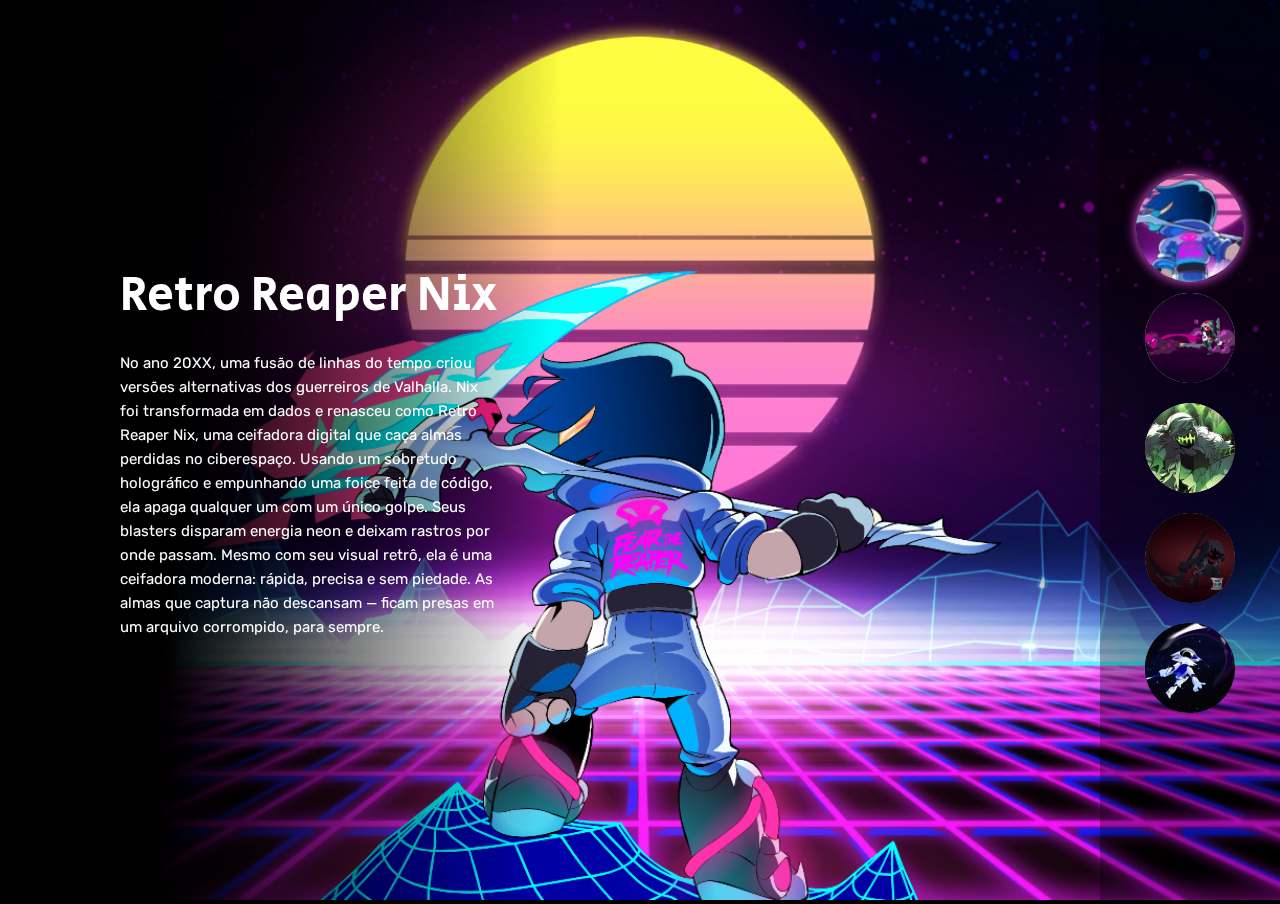
<file: Brawhalla/index.html>
<!DOCTYPE html>
<html lang="pt-BR">

<head>
    <meta charset="UTF-8">
    <meta name="viewport" content="width=device-width, initial-scale=1.0">
    <link rel="icon" href="./src/imgs/icon_brawlhalla.png" type="image/x-icon">
    <title>Semana do Zero ao Programador Contratado - Brawlhalla</title>
    <link rel="preconnect" href="https://fonts.googleapis.com">
    <link rel="preconnect" href="https://fonts.gstatic.com" crossorigin>
    <link
        href="https://fonts.googleapis.com/css2?family=Rubik:ital,wght@0,300..900;1,300..900&family=Secular+One&display=swap"
        rel="stylesheet">

    <link rel="stylesheet" href="./src/css/reset.css">

    <link rel="stylesheet" href="./src/css/estilos.css">

    <link rel="stylesheet" href="./src/css/responsivo.css">
</head>

<body>
    <main class="personagens">
        <div class="personagem selecionado">
            <picture>
                <source srcset="./src/imgs/wallpaper1.png" media="(min-width: 768px)">
                <img class="imagem" src="./src/imgs/brawlmobilenix.png" alt="Retro Reaper Nix" />
            </picture>
            <div class="conteudo">
                <h2 class="nome-personagem">Retro Reaper Nix</h2>
                <p class="descricao">No ano 20XX, uma fusão de linhas do tempo criou versões alternativas dos guerreiros de Valhalla.
                     Nix foi transformada em dados e renasceu como Retro Reaper Nix, uma ceifadora digital que caça almas perdidas no ciberespaço.
                    Usando um sobretudo holográfico e empunhando uma foice feita de código, ela apaga qualquer um com um único golpe. Seus blasters disparam energia 
                    neon e deixam rastros por onde passam.
                    Mesmo com seu visual retrô, ela é uma ceifadora moderna: rápida, precisa e sem piedade. As almas que captura não descansam — 
                    ficam presas em um arquivo corrompido, para sempre.</p>
            </div>
        </div>
        <div class="personagem">
            <picture>
                <source srcset="./src/imgs/wallpaperjiro.jpg" media="(min-width: 768px)" />
                <img class="imagem" src="./src/imgs/brawlmobilejiro.png" alt="Jiro" />
            </picture>
            <div class="conteudo">
                <h2 class="nome-personagem">Shinigami Jiro</h2>
                <p class="descricao">Jiro era um ninja poderoso, treinado nas artes secretas da escuridão. Um dia, ele fez um pacto com as sombras
                     para se tornar mais forte. Desde então, sua sombra ganhou vida própria e luta ao lado dele.
                    Agora, em Valhalla, Jiro usa sua espada e seus poderes sombrios para derrotar qualquer um 
                    que cruze seu caminho. Silencioso, rápido e mortal, ele aparece e desaparece como fumaça.</p>
            </div>
        </div>

        <div class="personagem">
            <picture>
                <source srcset="./src/imgs/wallpaperpetra.jpg" media="(min-width: 768px)" />
                <img class="imagem" src="./src/imgs/brawlmobilepetra.png" alt="SourceCode Petra" />
            </picture>
            <div class="conteudo">
                <h2 class="nome-personagem">SourceCode Petra</h2>
                <p class="descricao">Durante a Guerra das Dimensões Digitais, Petra foi pega na explosão do Nexus
                     Prismático e saiu de lá completamente transformada. Seu corpo virou um avatar instável, feito 
                     de códigos quebrados e energia caótica.
                    Agora, como Glitchcore Petra, ela caminha pelas arenas deixando distorções digitais por onde 
                    passa. Seus olhos brilham como telas com erro, e suas manoplas soltam choques que atravessam 
                    o tempo. O Orb ao seu lado não é só uma arma — é uma IA corrompida com vida própria.
                    Com seu casaco estiloso e uma máscara com sorriso glitchado, Petra é um erro que ninguém pode 
                    corrigir. Quem luta contra ela não perde... é desconectado da realidade para sempre.
                    
                    </p>
            </div>
        </div>
        <div class="personagem">
            <picture>
                <source srcset="./src/imgs/wallpapernix.jpg" media="(min-width: 768px)" />
                <img class="imagem" src="./src/imgs/brawlmobilenix1.png" alt="Grim Reaper Nix" />
            </picture>
            <div class="conteudo">
                <h2 class="nome-personagem">Grim Reaper Nix</h2>
                <p class="descricao">Forjada nos segundos finais da realidade, Endtime Nix é a sombra
                     que caminha quando o tempo expira. Com sua foice corroída pelo próprio fim e uma 
                     ampulheta invertida em mãos, ela não ceifa apenas vidas — ela encerra eras.
                    Não há fuga, não há reinício. Quando ela chega… é porque o tempo já acabou.
                    
                    </p>
            </div>
        </div>

        <div class="personagem">
            <picture>
                <source srcset="./src/imgs/wallpaperartemis.jpg" media="(min-width: 768px)" />
                <img class="imagem" src="./src/imgs/brawlmobileartemis.png" alt="Eclipse Artemis" />
            </picture>
            <div class="conteudo">
                <h2 class="nome-personagem">Eclipse Artemis</h2>
                <p class="descricao">Vinda das profundezas do cosmos, Cosmic Artemis não é uma guerreira… 
                    é um enigma. Sua armadura brilha como constelações distantes e sua foice corta até a escuridão do universo.
                    Ela não fala. Ela orbita. E quando ataca, o espaço se curva ao seu redor.
                    Onde ela passa, estrelas se apagam.</p>
            </div>
        </div>
    </main>
    <ul class="botoes">
        <li>
            <button class="botao RetroReaperNix selecionado">
                <img src="./src/imgs/icon_retro_reaper_nix.png" alt="Ícone Retro Reaper Nix" />
            </button>
        </li>
        <li>
            <button class="botao jiro">
                <img src="./src/imgs/icon_jiro.png" alt="Ícone Thor" />
            </button>
        </li>
        <li>
            <button class="botao SourceCodePetra">
                <img src="./src/imgs/icon_petra.png" alt="Ícone SourceCode Petra" />
            </button>
        </li>
        <li>
            <button class="botao GrimReaperNix">
                <img src="./src/imgs/icon_nix_skin.png" alt="Ícone Grim Reaper Nix" />
            </button>
        </li>
        <li>
            <button class="botao EclipseArtemis">
                <img src="./src/imgs/icon_artemis.png" alt="Ícone Eclipse Artemis" />
            </button>
        </li>
    </ul>

    <script src="./src/js/index.js"></script>

</body>

</html>
</file>
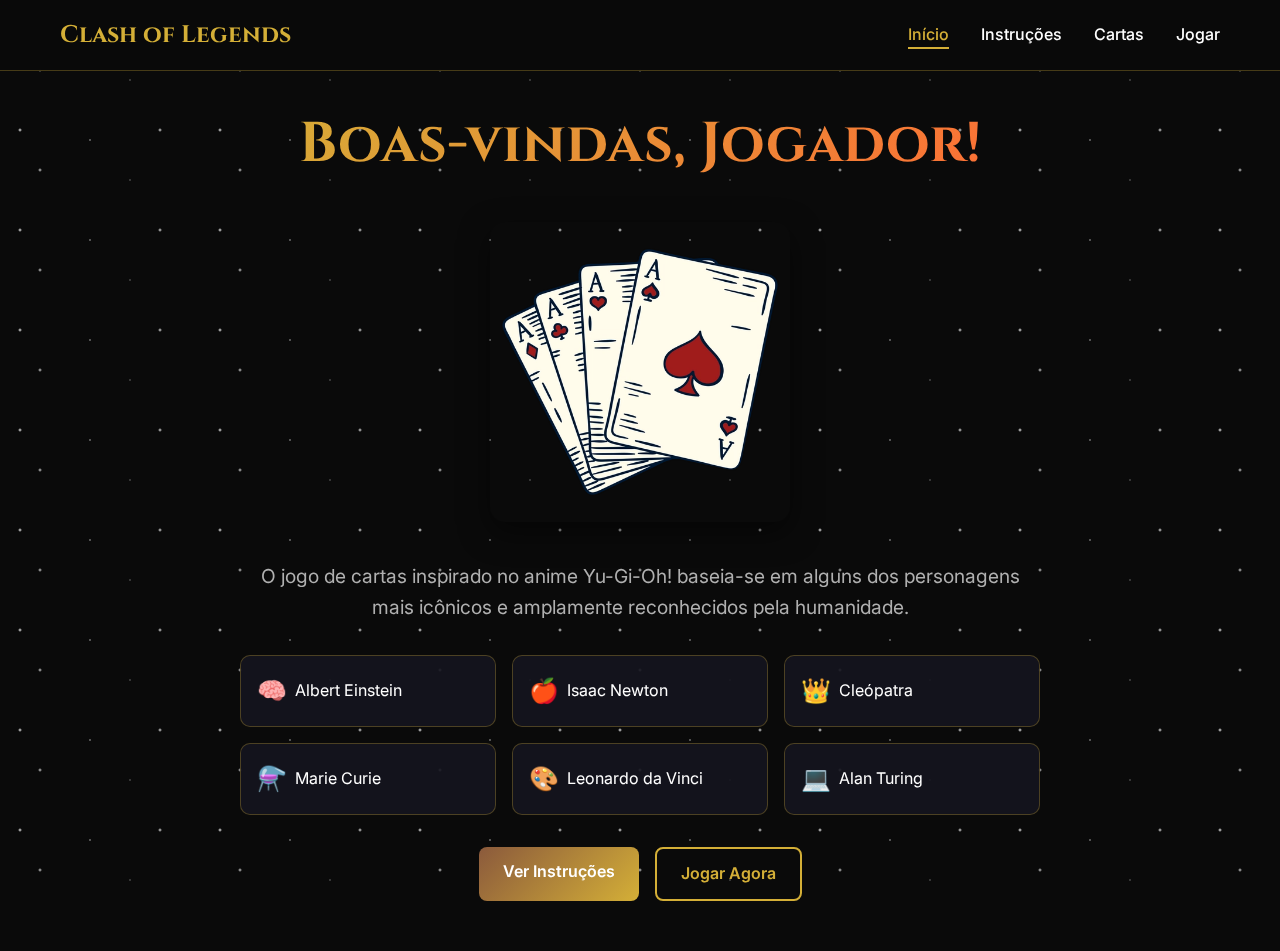
<file: ClashOfLegends/index.html>
<!DOCTYPE html>
<html lang="pt-BR">
<head>
    <meta charset="UTF-8">
    <meta name="viewport" content="width=device-width, initial-scale=1.0">
    <title>Clash of Legends | Início</title>
    <link rel="stylesheet" href="styles/main.css">
    <link rel="preconnect" href="https://fonts.googleapis.com">
    <link rel="preconnect" href="https://fonts.gstatic.com" crossorigin>
    <link href="https://fonts.googleapis.com/css2?family=Cinzel:wght@400;600;700&family=Inter:wght@300;400;500;600&display=swap" rel="stylesheet">
</head>
<body>
    <div class="stars-bg"></div>
    
    <nav class="navbar">
        <div class="nav-container">
            <div class="nav-logo">
                <h2>Clash of Legends</h2>
            </div>
            <ul class="nav-menu">
                <li><a href="index.html" class="nav-link active">Início</a></li>
                <li><a href="instructions.html" class="nav-link">Instruções</a></li>
                <li><a href="cards.html" class="nav-link">Cartas</a></li>
                <li><a href="#" class="nav-link">Jogar</a></li>
            </ul>
            <div class="hamburger">
                <span></span>
                <span></span>
                <span></span>
            </div>
        </div>
    </nav>

    <main class="hero-section">
        <div class="hero-content">
            <h1 class="hero-title">Boas-vindas, Jogador!</h1>
            <div class="hero-card-display">
                <img src="img/cartas11.webp" alt="Cartas do Clash of Legends" class="hero-cards">
            </div>
            <p class="hero-description">
                O jogo de cartas inspirado no anime Yu-Gi-Oh! baseia-se em alguns dos personagens mais 
                icônicos e amplamente reconhecidos pela humanidade.
            </p>
            
            <div class="character-list">
                <div class="character-item">
                    <span class="character-icon">🧠</span>
                    <span>Albert Einstein</span>
                </div>
                <div class="character-item">
                    <span class="character-icon">🍎</span>
                    <span>Isaac Newton</span>
                </div>
                <div class="character-item">
                    <span class="character-icon">👑</span>
                    <span>Cleópatra</span>
                </div>
                <div class="character-item">
                    <span class="character-icon">⚗️</span>
                    <span>Marie Curie</span>
                </div>
                <div class="character-item">
                    <span class="character-icon">🎨</span>
                    <span>Leonardo da Vinci</span>
                </div>
                <div class="character-item">
                    <span class="character-icon">💻</span>
                    <span>Alan Turing</span>
                </div>
            </div>

            <div class="cta-buttons">
                <a href="instructions.html" class="btn btn-primary">Ver Instruções</a>
                <a href="#" class="btn btn-secondary">Jogar Agora</a>
            </div>
        </div>
    </main>

    <script src="js/main.js"></script>
</body>
</html>
</file>
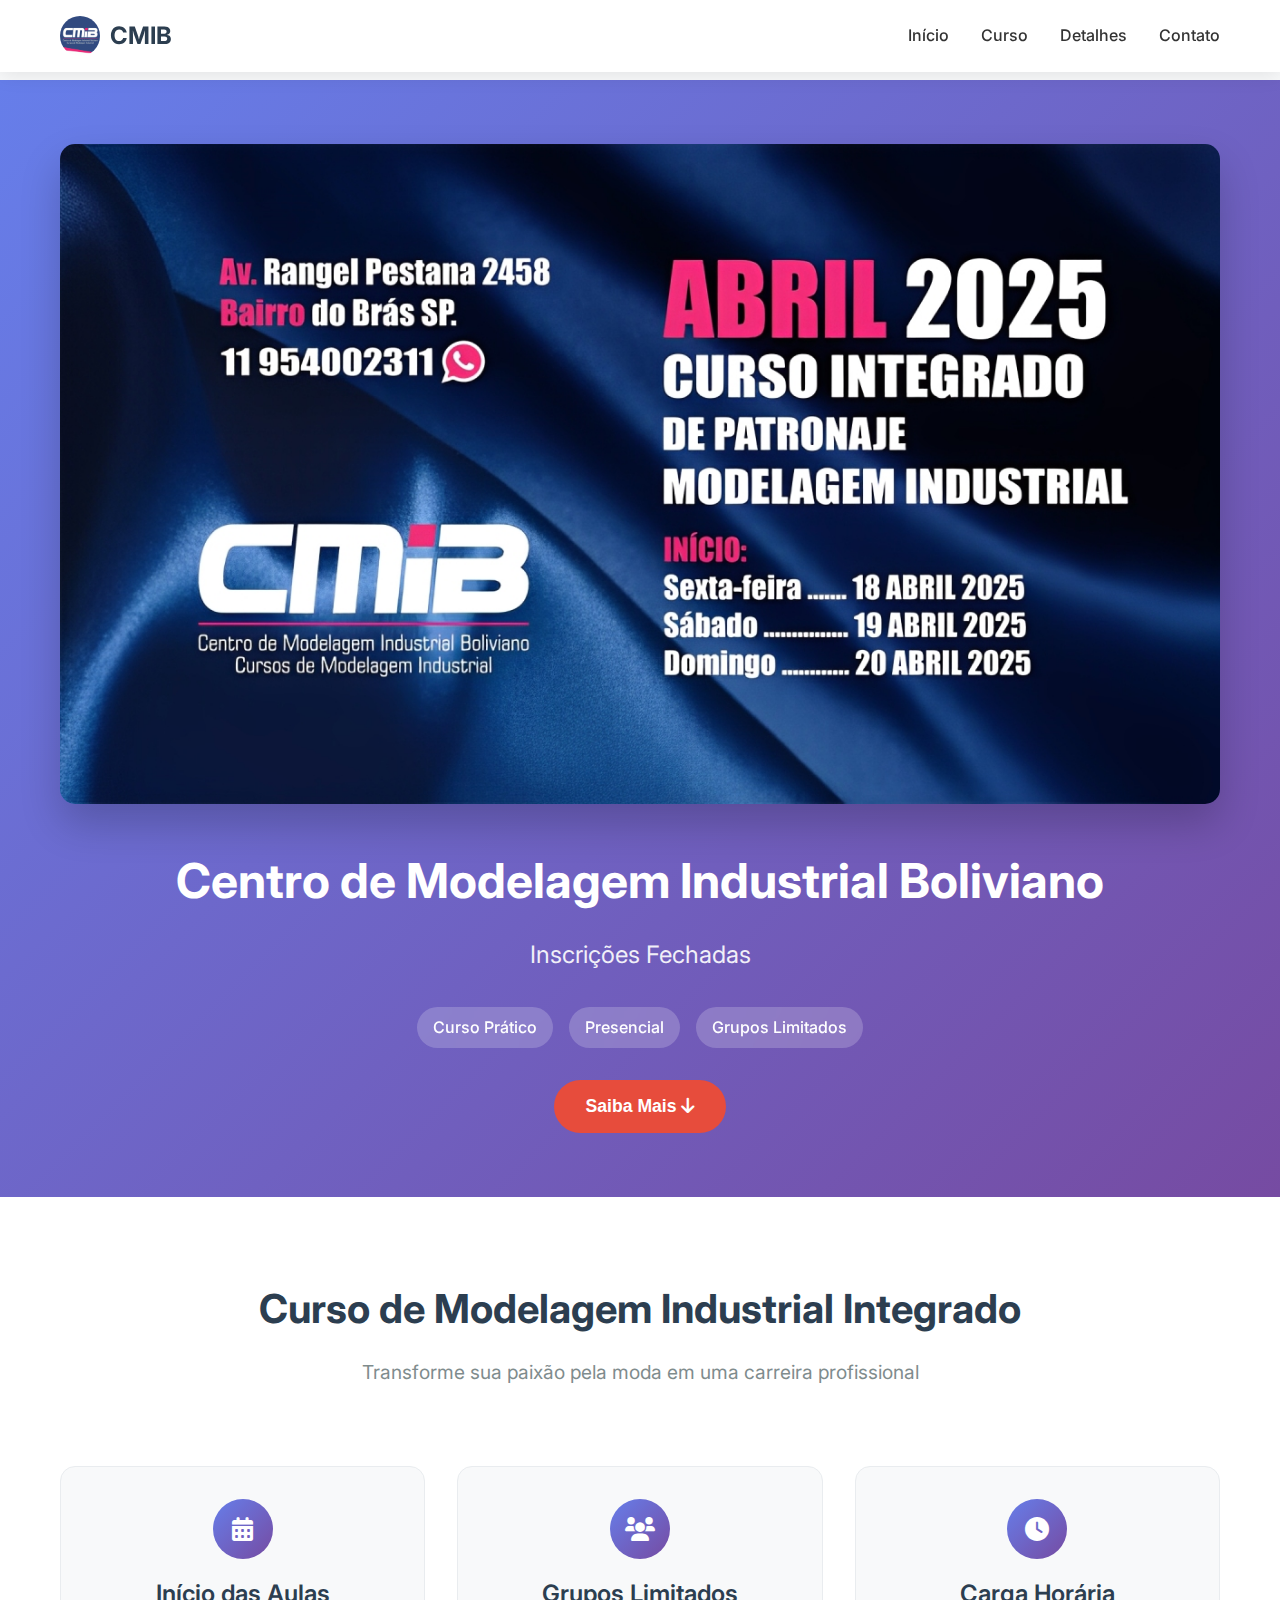
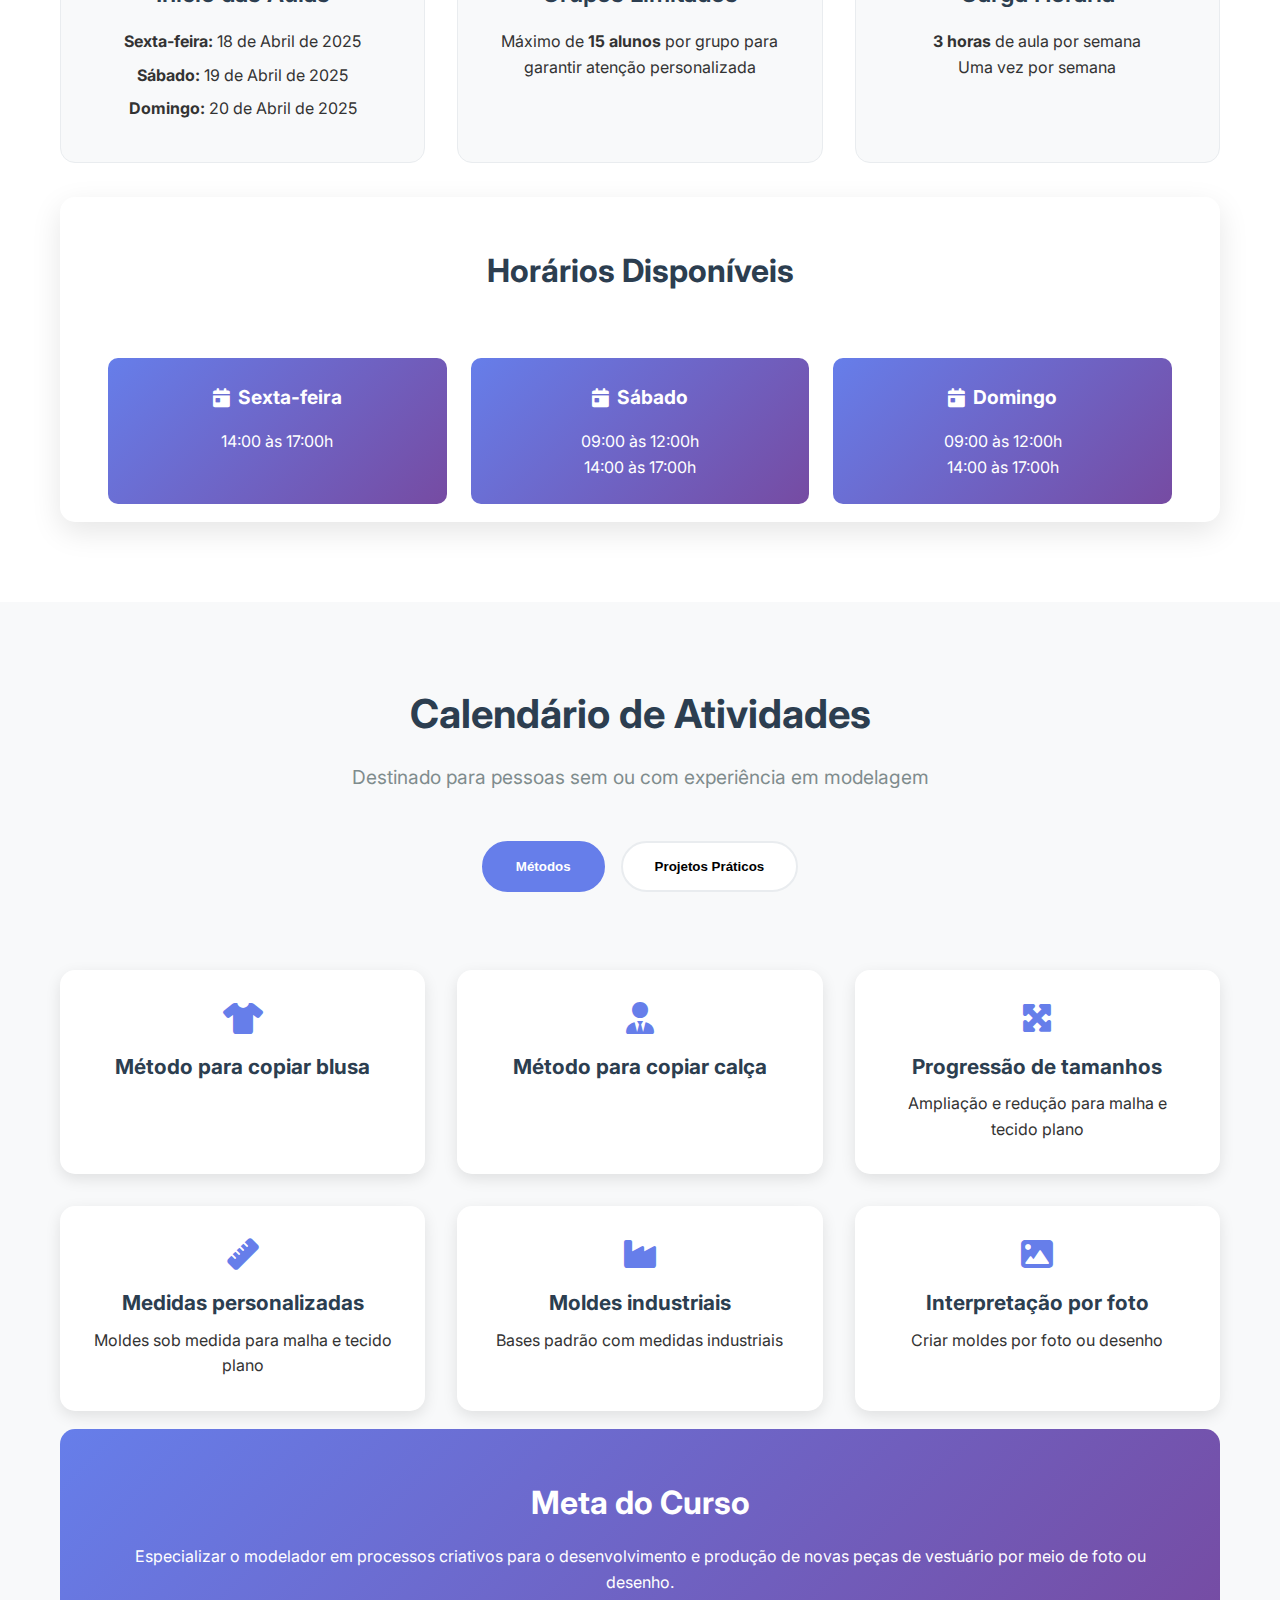
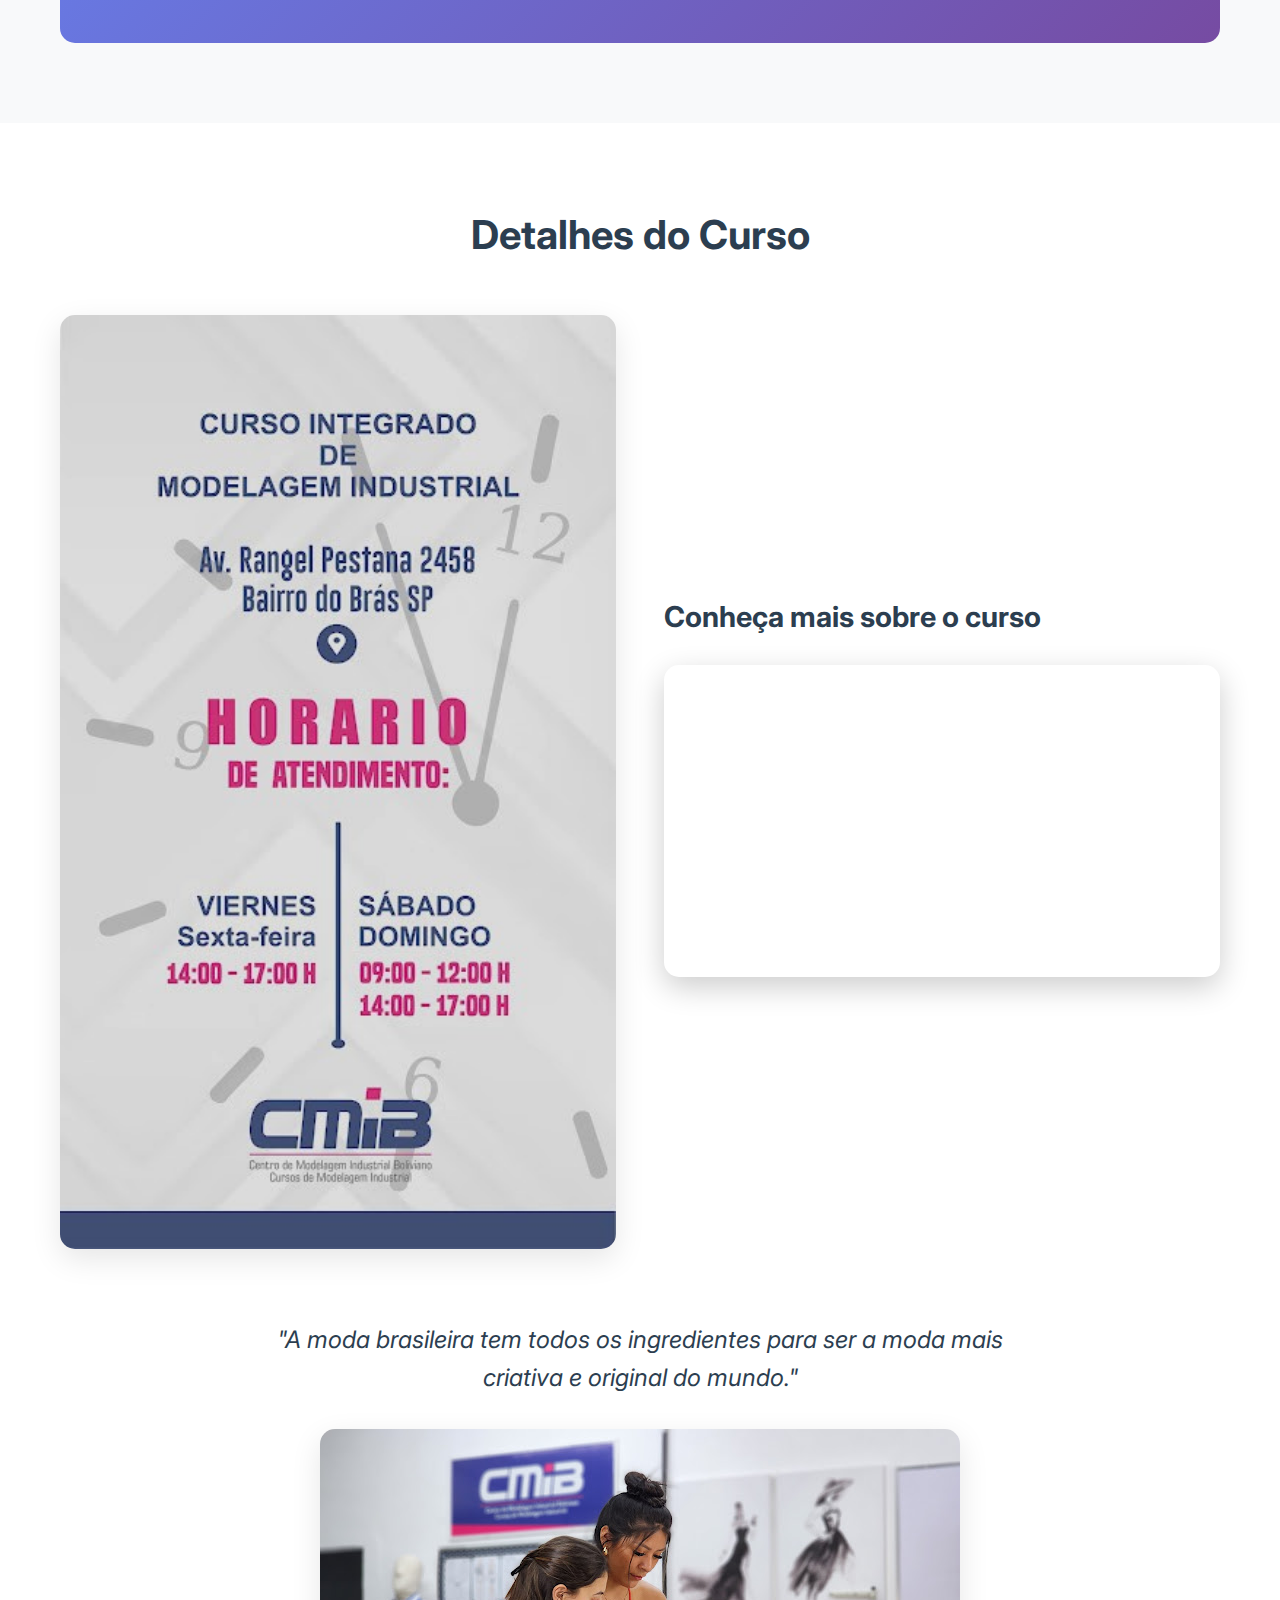
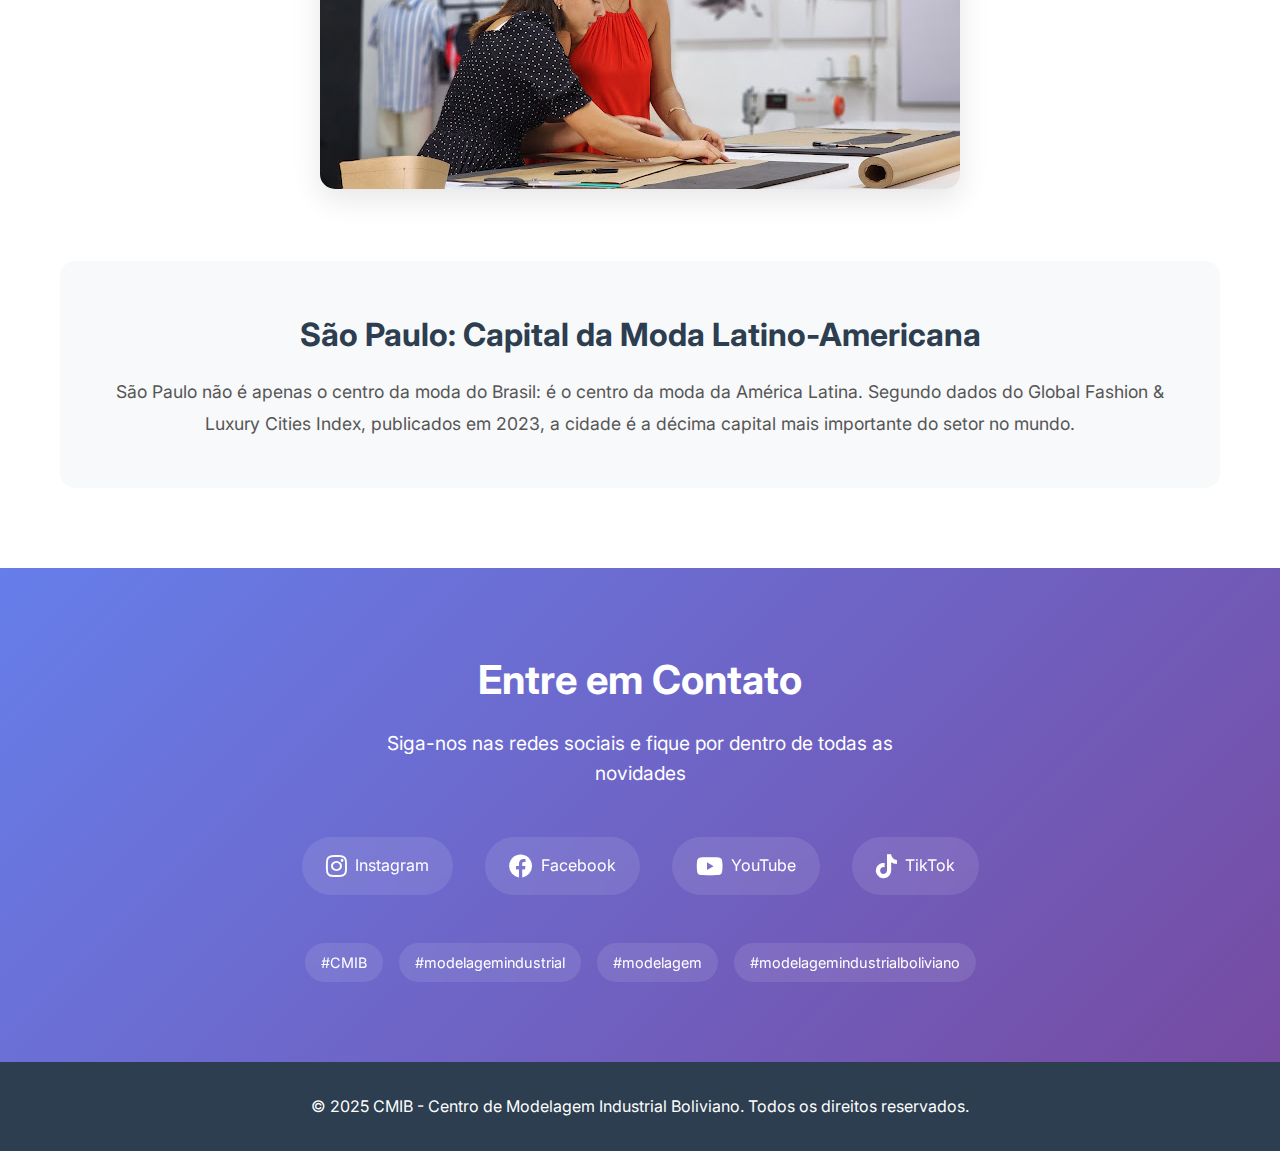
<file: cmib/index.html>
<!DOCTYPE html>
<html lang="pt-br">
<head>
    <meta charset="UTF-8">
    <meta name="viewport" content="width=device-width, initial-scale=1.0">
    <link rel="icon" type="image/x-icon" href="./img/iconcmib.jpg">
    <link rel="stylesheet" href="styles.css">
    <link href="https://fonts.googleapis.com/css2?family=Inter:wght@300;400;500;600;700&display=swap" rel="stylesheet">
    <link rel="stylesheet" href="https://cdnjs.cloudflare.com/ajax/libs/font-awesome/6.0.0/css/all.min.css">
    <title>CMIB - Centro de Modelagem Industrial Boliviano</title>
</head>
<body>
    <nav class="navbar">
        <div class="nav-container">
            <div class="nav-logo">
                <img src="./img/iconcmib.jpg" alt="CMIB Logo">
                <span>CMIB</span>
            </div>
            <div class="nav-menu" id="nav-menu">
                <a href="#inicio" class="nav-link">Início</a>
                <a href="#curso" class="nav-link">Curso</a>
                <a href="#detalhes" class="nav-link">Detalhes</a>
                <a href="#contato" class="nav-link">Contato</a>
            </div>
            <div class="nav-toggle" id="nav-toggle">
                <span class="bar"></span>
                <span class="bar"></span>
                <span class="bar"></span>
            </div>
        </div>
    </nav>

    <header class="hero" id="inicio">
        <div class="hero-content">
            <div class="hero-image">
                <img src="./img/header.jpg" alt="Centro de Modelagem Industrial Boliviano">
            </div>
            <div class="hero-text">
                <h1>Centro de Modelagem Industrial Boliviano</h1>
                <p class="hero-subtitle">Inscrições Fechadas</p>
                <div class="hero-badges">
                    <span class="badge">Curso Prático</span>
                    <span class="badge">Presencial</span>
                    <span class="badge">Grupos Limitados</span>
                </div>
                <button class="cta-button" onclick="scrollToSection('curso')">
                    Saiba Mais <i class="fas fa-arrow-down"></i>
                </button>
            </div>
        </div>
    </header>

    <main>
        <section class="course-info" id="curso">
            <div class="container">
                <div class="section-header">
                    <h2>Curso de Modelagem Industrial Integrado</h2>
                    <p>Transforme sua paixão pela moda em uma carreira profissional</p>
                </div>

                <div class="course-grid">
                    <div class="course-card">
                        <div class="card-icon">
                            <i class="fas fa-calendar-alt"></i>
                        </div>
                        <h3>Início das Aulas</h3>
                        <div class="course-dates">
                            <p><strong>Sexta-feira:</strong> 18 de Abril de 2025</p>
                            <p><strong>Sábado:</strong> 19 de Abril de 2025</p>
                            <p><strong>Domingo:</strong> 20 de Abril de 2025</p>
                        </div>
                    </div>

                    <div class="course-card">
                        <div class="card-icon">
                            <i class="fas fa-users"></i>
                        </div>
                        <h3>Grupos Limitados</h3>
                        <p>Máximo de <strong>15 alunos</strong> por grupo para garantir atenção personalizada</p>
                    </div>

                    <div class="course-card">
                        <div class="card-icon">
                            <i class="fas fa-clock"></i>
                        </div>
                        <h3>Carga Horária</h3>
                        <p><strong>3 horas</strong> de aula por semana<br>Uma vez por semana</p>
                    </div>
                </div>

                <div class="schedule-section">
                    <h3>Horários Disponíveis</h3>
                    <div class="schedule-grid">
                        <div class="schedule-card">
                            <h4><i class="fas fa-calendar-day"></i> Sexta-feira</h4>
                            <p>14:00 às 17:00h</p>
                        </div>
                        <div class="schedule-card">
                            <h4><i class="fas fa-calendar-day"></i> Sábado</h4>
                            <p>09:00 às 12:00h<br>14:00 às 17:00h</p>
                        </div>
                        <div class="schedule-card">
                            <h4><i class="fas fa-calendar-day"></i> Domingo</h4>
                            <p>09:00 às 12:00h<br>14:00 às 17:00h</p>
                        </div>
                    </div>
                </div>
            </div>
        </section>

        <section class="curriculum">
            <div class="container">
                <div class="section-header">
                    <h2>Calendário de Atividades</h2>
                    <p>Destinado para pessoas sem ou com experiência em modelagem</p>
                </div>

                <div class="curriculum-tabs">
                    <button class="tab-button active" onclick="showTab('methods')">Métodos</button>
                    <button class="tab-button" onclick="showTab('projects')">Projetos Práticos</button>
                </div>

                <div class="tab-content active" id="methods">
                    <div class="curriculum-grid">
                        <div class="curriculum-item">
                            <i class="fas fa-tshirt"></i>
                            <h4>Método para copiar blusa</h4>
                        </div>
                        <div class="curriculum-item">
                            <i class="fas fa-user-tie"></i>
                            <h4>Método para copiar calça</h4>
                        </div>
                        <div class="curriculum-item">
                            <i class="fas fa-expand-arrows-alt"></i>
                            <h4>Progressão de tamanhos</h4>
                            <p>Ampliação e redução para malha e tecido plano</p>
                        </div>
                        <div class="curriculum-item">
                            <i class="fas fa-ruler"></i>
                            <h4>Medidas personalizadas</h4>
                            <p>Moldes sob medida para malha e tecido plano</p>
                        </div>
                        <div class="curriculum-item">
                            <i class="fas fa-industry"></i>
                            <h4>Moldes industriais</h4>
                            <p>Bases padrão com medidas industriais</p>
                        </div>
                        <div class="curriculum-item">
                            <i class="fas fa-image"></i>
                            <h4>Interpretação por foto</h4>
                            <p>Criar moldes por foto ou desenho</p>
                        </div>
                    </div>
                </div>

                <div class="tab-content" id="projects">
                    <div class="projects-grid">
                        <div class="project-item">
                            <h4>Vestidos</h4>
                            <ul>
                                <li>Vestido de tecido malha</li>
                                <li>Vestido de tecido plano</li>
                                <li>Top Cropped para festa</li>
                            </ul>
                        </div>
                        <div class="project-item">
                            <h4>Peças Básicas</h4>
                            <ul>
                                <li>Saia com cintura elástica</li>
                                <li>Calça, short e bermuda</li>
                                <li>Gola de blazer</li>
                            </ul>
                        </div>
                        <div class="project-item">
                            <h4>Tipos de Manga</h4>
                            <ul>
                                <li>Manga Baby look</li>
                                <li>Manga princesa</li>
                                <li>Manga bufante</li>
                                <li>Manga Evasê</li>
                                <li>Manga anatômica</li>
                                <li>Manga de Blazer</li>
                            </ul>
                        </div>
                    </div>
                </div>

                <div class="course-goal">
                    <h3>Meta do Curso</h3>
                    <p>Especializar o modelador em processos criativos para o desenvolvimento e produção de novas peças de vestuário por meio de foto ou desenho.</p>
                </div>
            </div>
        </section>

        <section class="details" id="detalhes">
            <div class="container">
                <div class="section-header">
                    <h2>Detalhes do Curso</h2>
                </div>
                
                <div class="details-content">
                    <div class="details-image">
                        <img src="./img/detalhesCurso.jpg" alt="Detalhes do curso">
                    </div>
                    
                    <div class="video-section">
                        <h3>Conheça mais sobre o curso</h3>
                        <div class="video-container">
                            <iframe 
                                src="https://www.youtube.com/embed/1nX6WUTJSCs?si=VAPwTmA3NJ0K-LzF" 
                                title="Detalhes do curso CMIB"
                                frameborder="0" 
                                allow="accelerometer; autoplay; clipboard-write; encrypted-media; gyroscope; picture-in-picture; web-share" 
                                referrerpolicy="strict-origin-when-cross-origin" 
                                allowfullscreen>
                            </iframe>
                        </div>
                    </div>
                </div>

                <div class="testimonial">
                    <blockquote>
                        "A moda brasileira tem todos os ingredientes para ser a moda mais criativa e original do mundo."
                    </blockquote>
                    <div class="testimonial-image">
                        <img src="./img/alunasModelistas.jpg" alt="Alunas estudando modelagem">
                    </div>
                </div>

                <div class="fashion-info">
                    <h3>São Paulo: Capital da Moda Latino-Americana</h3>
                    <p>São Paulo não é apenas o centro da moda do Brasil: é o centro da moda da América Latina. Segundo dados do Global Fashion & Luxury Cities Index, publicados em 2023, a cidade é a décima capital mais importante do setor no mundo.</p>
                </div>
            </div>
        </section>

        <section class="contact" id="contato">
            <div class="container">
                <div class="section-header">
                    <h2>Entre em Contato</h2>
                    <p>Siga-nos nas redes sociais e fique por dentro de todas as novidades</p>
                </div>

                <div class="social-links">
                    <a href="https://www.instagram.com/cmib.oficial/" class="social-link instagram">
                        <i class="fab fa-instagram"></i>
                        <span>Instagram</span>
                    </a>
                    <a href="https://www.facebook.com/cmib.curso?locale=pt_BR" class="social-link facebook">
                        <i class="fab fa-facebook"></i>
                        <span>Facebook</span>
                    </a>
                    <a href="https://www.youtube.com/@cmib.oficial" class="social-link youtube">
                        <i class="fab fa-youtube"></i>
                        <span>YouTube</span>
                    </a>
                    <a href="https://www.tiktok.com/@cmib.oficial" class="social-link tiktok">
                        <i class="fab fa-tiktok"></i>
                        <span>TikTok</span>
                    </a>
                </div>

                <div class="hashtags">
                    <span>#CMIB</span>
                    <span>#modelagemindustrial</span>
                    <span>#modelagem</span>
                    <span>#modelagemindustrialboliviano</span>
                </div>
            </div>
        </section>
    </main>

    <footer class="footer">
        <div class="container">
            <p>&copy; 2025 CMIB - Centro de Modelagem Industrial Boliviano. Todos os direitos reservados.</p>
        </div>
    </footer>

    <button class="back-to-top" id="backToTop" onclick="scrollToTop()">
        <i class="fas fa-arrow-up"></i>
    </button>

    <script src="script.js"></script>
</body>
</html>
</file>
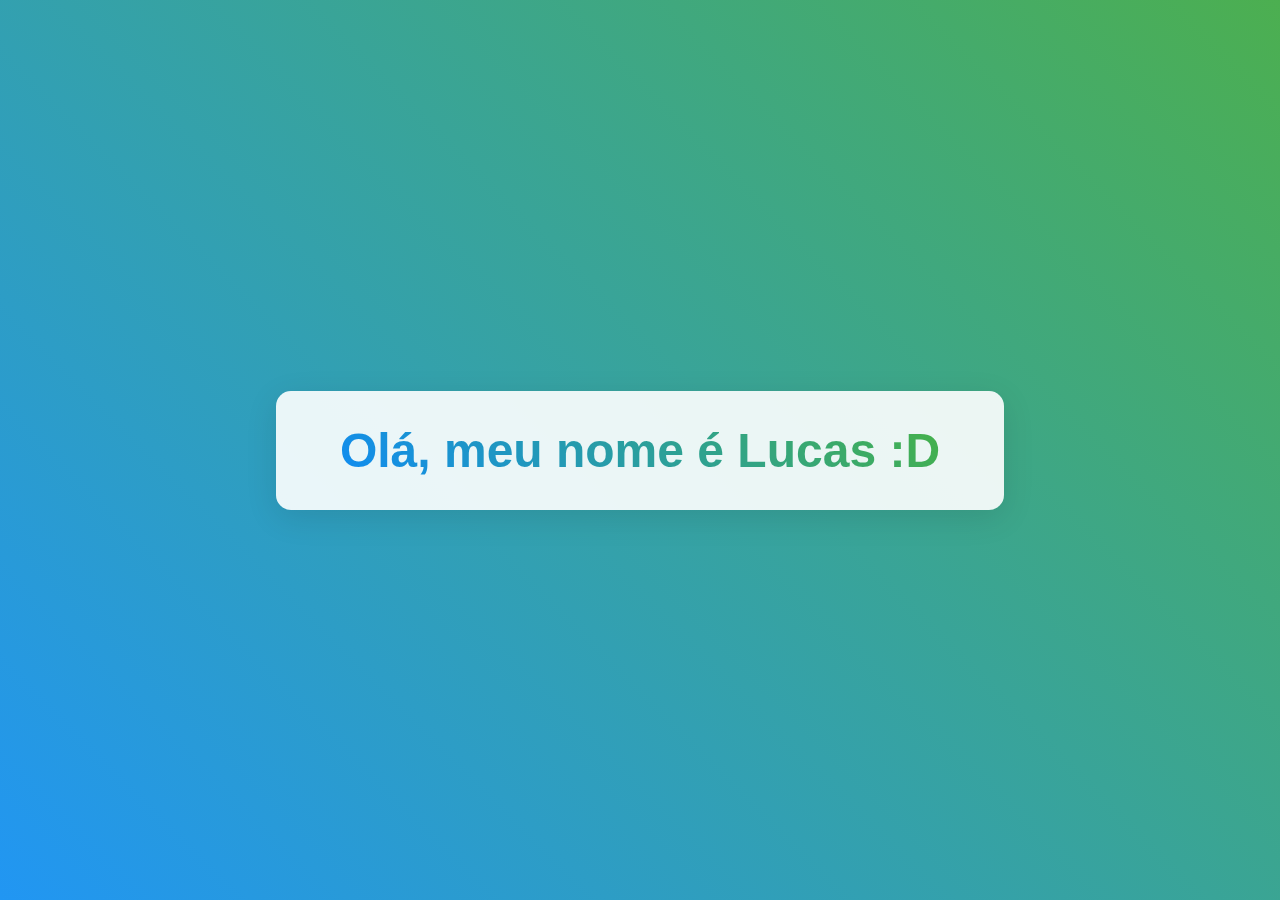
<file: HelloWorld/index.html>
<!DOCTYPE html>
<html lang="pt-BR">
<head>
    <meta charset="UTF-8">
    <meta name="viewport" content="width=device-width, initial-scale=1.0">
    <meta name="description" content="Hello, World!">
    <link rel="icon" href="./img/hand.png" type="image/x-icon">
    <link rel="stylesheet" href="./stylesheet/hello.css">
    <title>Hello, World!</title>
</head>
<body>
    <div class="container">
        <h1>Olá, meu nome é Lucas :D</h1>
    </div>
</body>
</html>
</file>
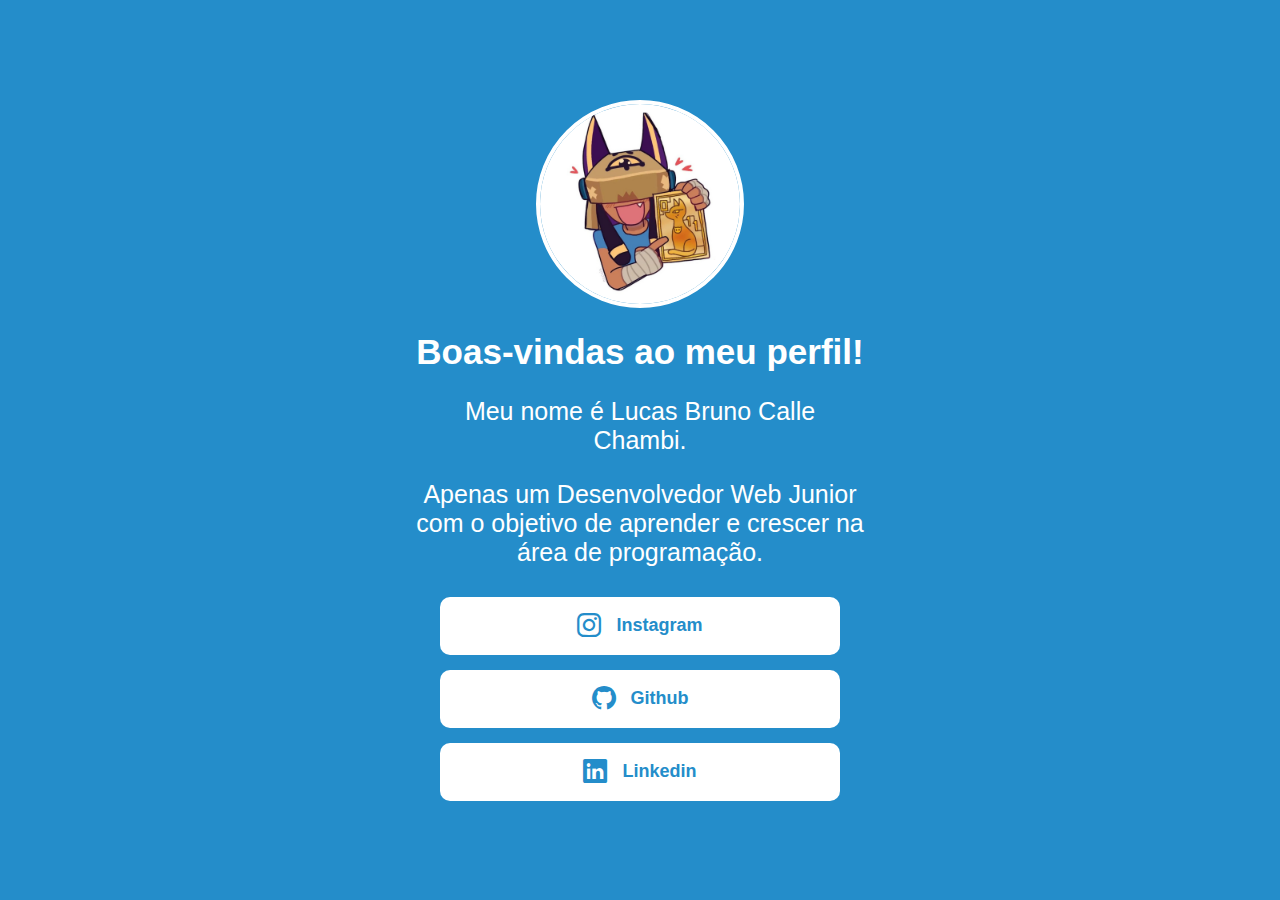
<file: linktree/index.html>
<!DOCTYPE html>
<html lang="pt-br">

<head>
    <meta charset="UTF-8">
    <meta name="viewport" content="width=device-width, initial-scale=1.0">
    <title>Linktree - Lucas Chambi</title>
    <link rel="icon" href="./imgs/linktree-logo.svg" type="image/png">
    <link rel="stylesheet" href="https://cdn.jsdelivr.net/npm/bootstrap-icons@1.11.3/font/bootstrap-icons.css">
    <link rel="stylesheet" href="./stylesheet/style.css">
</head>

<body>
    <div class="container">
        <img src="./imgs/finx.png" class="profile-pic" alt="Foto de perfil">
        <h1>Boas-vindas ao meu perfil!</h1>
        <p>Meu nome é Lucas Bruno Calle Chambi.</p>
        <p>Apenas um Desenvolvedor Web Junior com o objetivo de aprender e crescer na área de programação.</p>
        
        <div class="links-container">
            <a href="https://www.instagram.com/kinubiyosoy/" target="_blank" rel="noopener noreferrer">
                <i class="bi bi-instagram"></i> Instagram
            </a>
            <a href="https://github.com/LokiiiGo" target="_blank" rel="noopener noreferrer">
                <i class="bi bi-github"></i> Github
            </a>
            <a href="https://www.linkedin.com/in/lucas-chambi-48299435a/" target="_blank" rel="noopener noreferrer">
                <i class="bi bi-linkedin"></i> Linkedin
            </a>
        </div>
    </div>
</body>

</html>
</file>
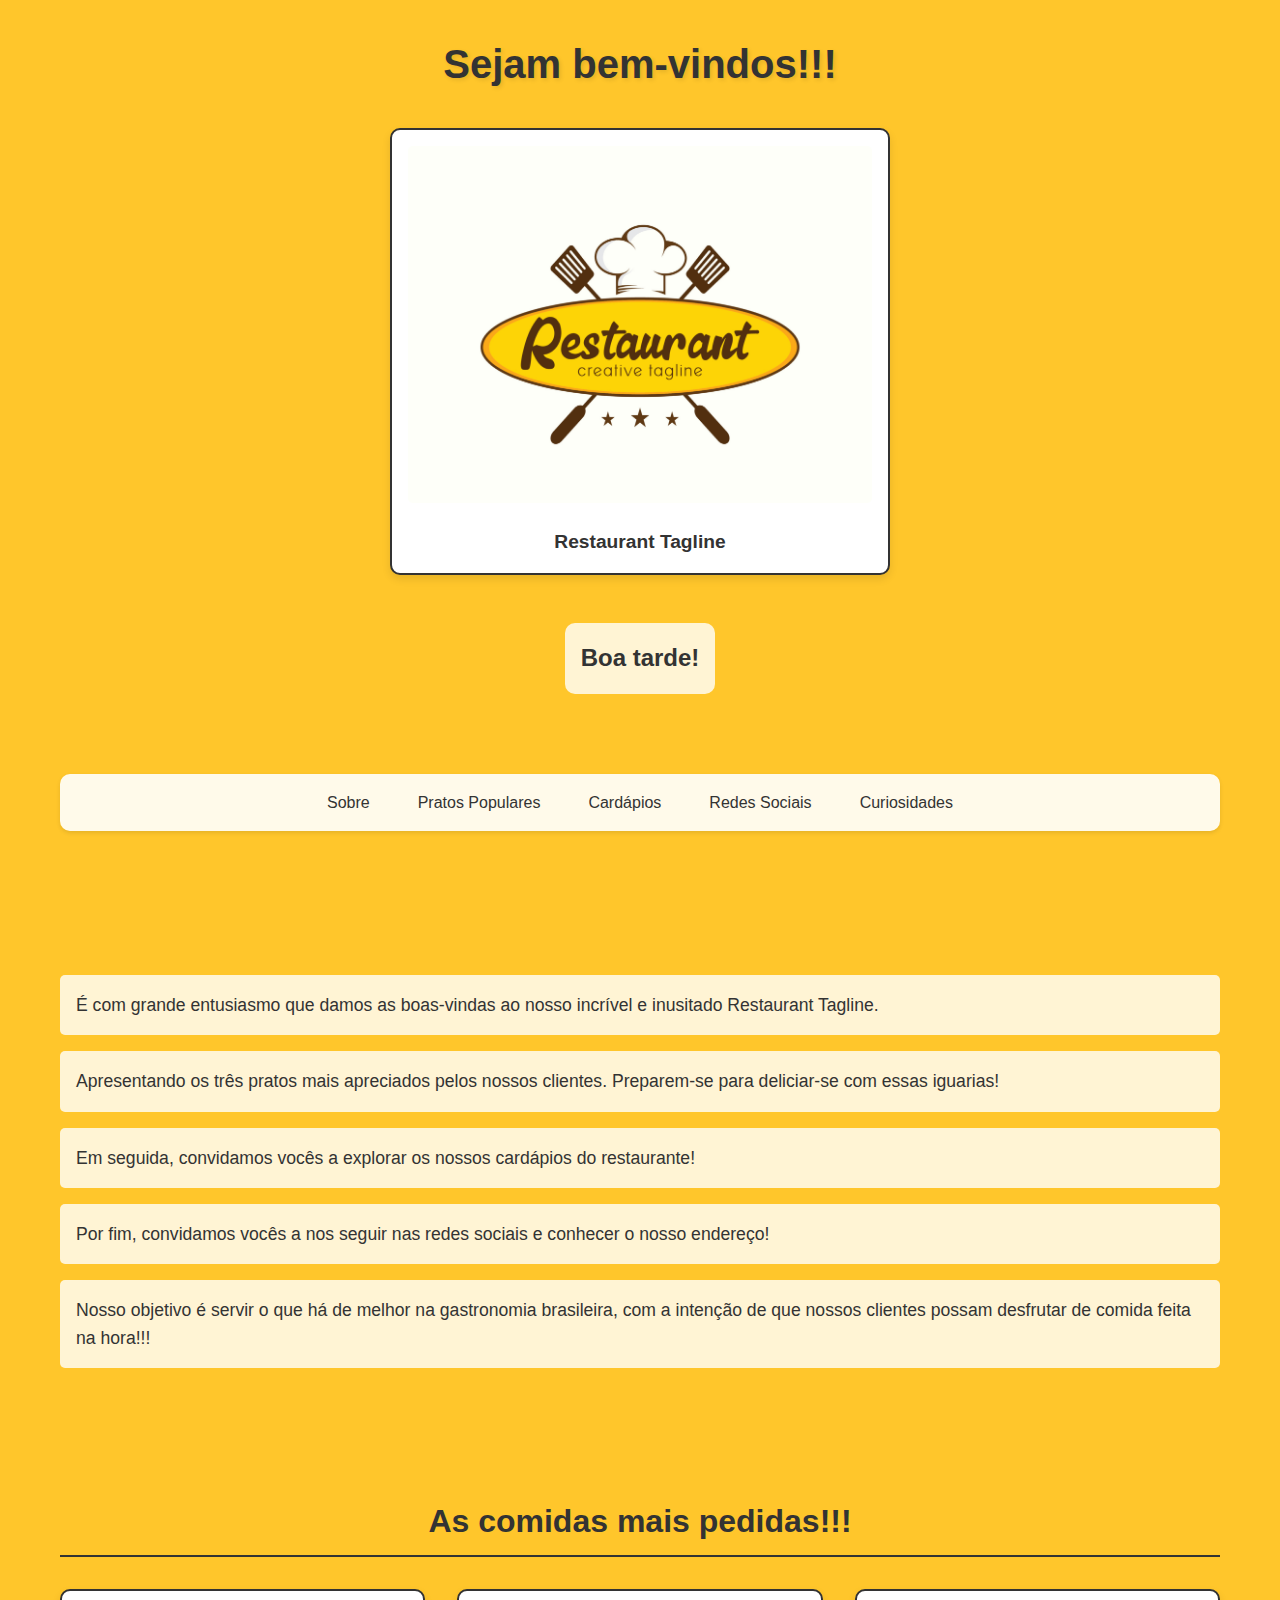
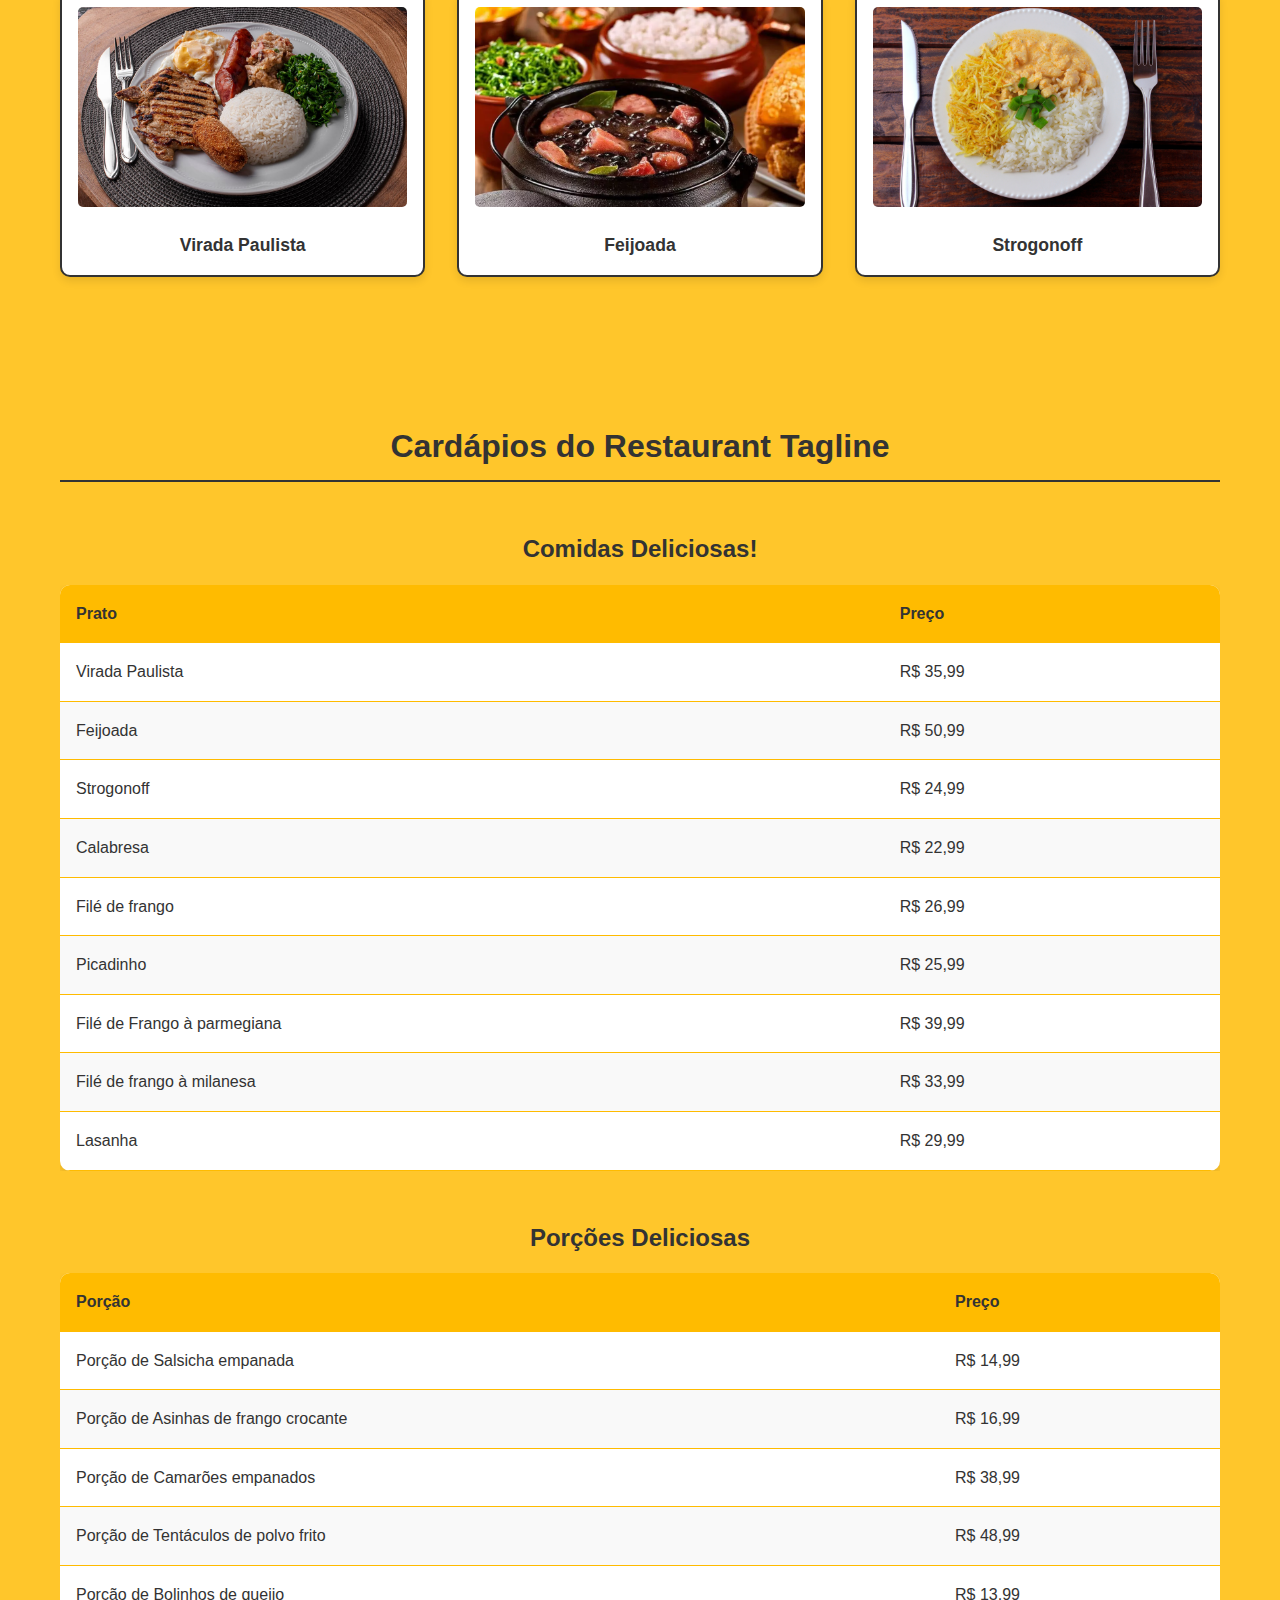
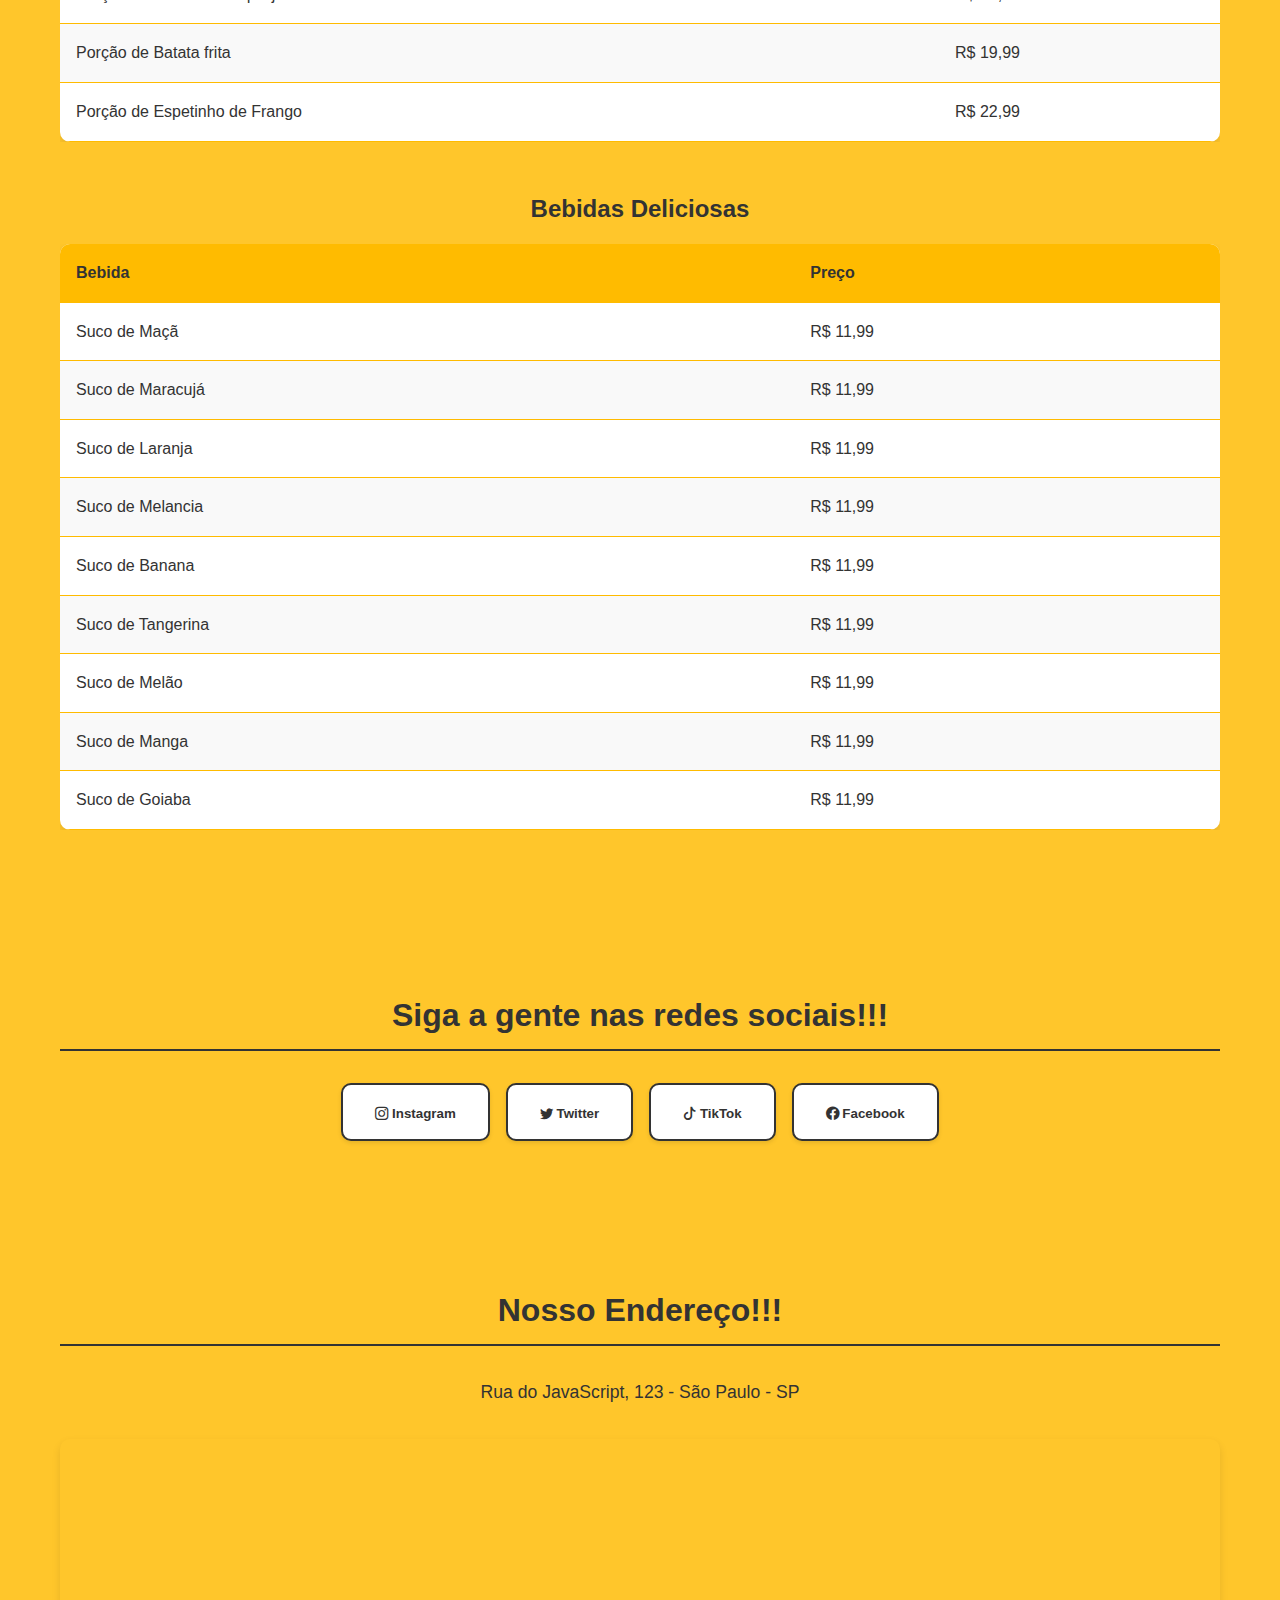
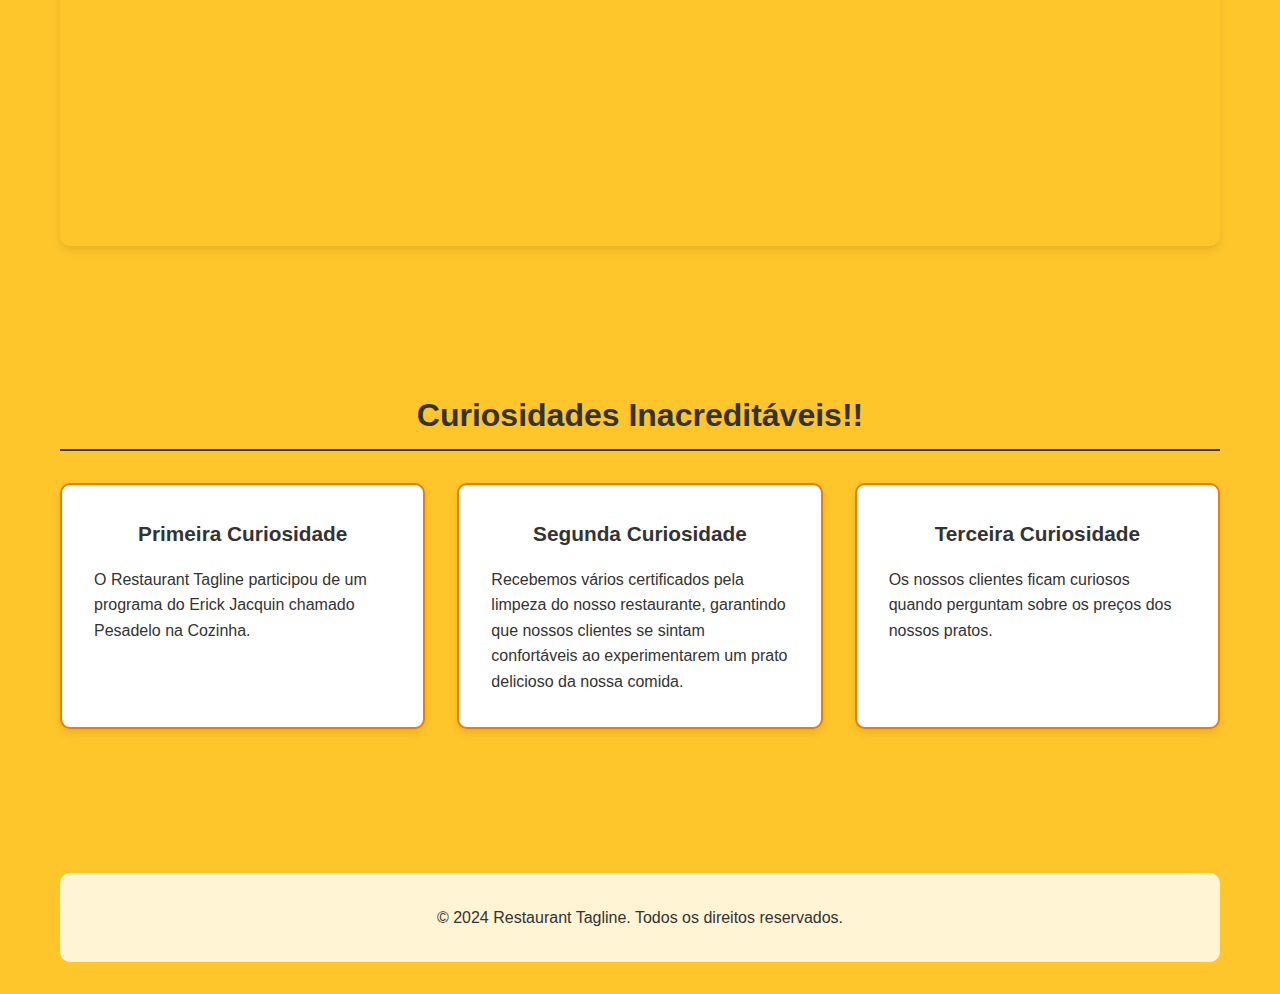
<file: RestaurantTagline/index.html>
<!DOCTYPE html>
<html lang="pt-br">

<head>
  <meta charset="UTF-8">
  <meta name="viewport" content="width=device-width, initial-scale=1.0">
  <title>Restaurant Tagline - Gastronomia Brasileira</title>
  <link rel="stylesheet" href="https://cdn.jsdelivr.net/npm/bootstrap-icons@1.11.3/font/bootstrap-icons.css">
  <link rel="icon" type="image/png" href="img/comida.png">
  <link rel="stylesheet" href="./stylesheet/styles.css">
</head>

<body>
  <header>
    <h1>Sejam bem-vindos!!!</h1>
    <figure class="restaurant-logo">
      <img src="img/RestaurantTagline.jpg" alt="Logo do Restaurant Tagline">
      <figcaption>Restaurant Tagline</figcaption>
    </figure>
    <div id="greeting" class="greeting"></div>
  </header>

  <nav class="main-nav">
    <ul>
      <li><a href="#about">Sobre</a></li>
      <li><a href="#pratos-populares">Pratos Populares</a></li>
      <li><a href="#cardapios">Cardápios</a></li>
      <li><a href="#redes-sociais">Redes Sociais</a></li>
      <li><a href="#curiosidades">Curiosidades</a></li>
    </ul>
  </nav>

  <main>
    <section id="about" class="about-section">
      <p>É com grande entusiasmo que damos as boas-vindas ao nosso incrível e inusitado Restaurant Tagline.</p>
      <p>Apresentando os três pratos mais apreciados pelos nossos clientes. Preparem-se para deliciar-se com essas
        iguarias!</p>
      <p>Em seguida, convidamos vocês a explorar os nossos cardápios do restaurante!</p>
      <p>Por fim, convidamos vocês a nos seguir nas redes sociais e conhecer o nosso endereço!</p>
      <p>Nosso objetivo é servir o que há de melhor na gastronomia brasileira, com a intenção de que nossos clientes
        possam desfrutar de comida feita na hora!!!</p>
    </section>

    <section id="pratos-populares" class="popular-dishes">
      <h2>As comidas mais pedidas!!!</h2>

      <div class="dishes-grid">
        <figure class="dish-card">
          <img src="img/Virado-a-paulista.jpg" alt="Prato de Virada Paulista com arroz, feijão, linguiça e ovo">
          <figcaption>Virada Paulista</figcaption>
        </figure>

        <figure class="dish-card">
          <img src="img/Feijoada-prato.webp" alt="Prato de Feijoada completa com acompanhamentos">
          <figcaption>Feijoada</figcaption>
        </figure>

        <figure class="dish-card">
          <img src="img/Strogonoff-de-Frango.webp" alt="Prato de Strogonoff de Frango com arroz e batata palha">
          <figcaption>Strogonoff</figcaption>
        </figure>
      </div>
    </section>

    <section id="cardapios" class="menu-section">
      <h2>Cardápios do Restaurant Tagline</h2>

      <div class="menu-category">
        <h3>Comidas Deliciosas!</h3>
        <div class="table-container">
          <table class="menu-table">
            <thead>
              <tr>
                <th>Prato</th>
                <th>Preço</th>
              </tr>
            </thead>
            <tbody>
              <tr>
                <td>Virada Paulista</td>
                <td>R$ 35,99</td>
              </tr>
              <tr>
                <td>Feijoada</td>
                <td>R$ 50,99</td>
              </tr>
              <tr>
                <td>Strogonoff</td>
                <td>R$ 24,99</td>
              </tr>
              <tr>
                <td>Calabresa</td>
                <td>R$ 22,99</td>
              </tr>
              <tr>
                <td>Filé de frango</td>
                <td>R$ 26,99</td>
              </tr>
              <tr>
                <td>Picadinho</td>
                <td>R$ 25,99</td>
              </tr>
              <tr>
                <td>Filé de Frango à parmegiana</td>
                <td>R$ 39,99</td>
              </tr>
              <tr>
                <td>Filé de frango à milanesa</td>
                <td>R$ 33,99</td>
              </tr>
              <tr>
                <td>Lasanha</td>
                <td>R$ 29,99</td>
              </tr>
            </tbody>
          </table>
        </div>
      </div>

      <div class="menu-category">
        <h3>Porções Deliciosas</h3>
        <div class="table-container">
          <table class="menu-table">
            <thead>
              <tr>
                <th>Porção</th>
                <th>Preço</th>
              </tr>
            </thead>
            <tbody>
              <tr>
                <td>Porção de Salsicha empanada</td>
                <td>R$ 14,99</td>
              </tr>
              <tr>
                <td>Porção de Asinhas de frango crocante</td>
                <td>R$ 16,99</td>
              </tr>
              <tr>
                <td>Porção de Camarões empanados</td>
                <td>R$ 38,99</td>
              </tr>
              <tr>
                <td>Porção de Tentáculos de polvo frito</td>
                <td>R$ 48,99</td>
              </tr>
              <tr>
                <td>Porção de Bolinhos de queijo</td>
                <td>R$ 13,99</td>
              </tr>
              <tr>
                <td>Porção de Batata frita</td>
                <td>R$ 19,99</td>
              </tr>
              <tr>
                <td>Porção de Espetinho de Frango</td>
                <td>R$ 22,99</td>
              </tr>
            </tbody>
          </table>
        </div>
      </div>

      <div class="menu-category">
        <h3>Bebidas Deliciosas</h3>
        <div class="table-container">
          <table class="menu-table">
            <thead>
              <tr>
                <th>Bebida</th>
                <th>Preço</th>
              </tr>
            </thead>
            <tbody>
              <tr>
                <td>Suco de Maçã</td>
                <td>R$ 11,99</td>
              </tr>
              <tr>
                <td>Suco de Maracujá</td>
                <td>R$ 11,99</td>
              </tr>
              <tr>
                <td>Suco de Laranja</td>
                <td>R$ 11,99</td>
              </tr>
              <tr>
                <td>Suco de Melancia</td>
                <td>R$ 11,99</td>
              </tr>
              <tr>
                <td>Suco de Banana</td>
                <td>R$ 11,99</td>
              </tr>
              <tr>
                <td>Suco de Tangerina</td>
                <td>R$ 11,99</td>
              </tr>
              <tr>
                <td>Suco de Melão</td>
                <td>R$ 11,99</td>
              </tr>
              <tr>
                <td>Suco de Manga</td>
                <td>R$ 11,99</td>
              </tr>
              <tr>
                <td>Suco de Goiaba</td>
                <td>R$ 11,99</td>
              </tr>
            </tbody>
          </table>
        </div>
      </div>
    </section>

    <section id="redes-sociais" class="social-section">
      <h2>Siga a gente nas redes sociais!!!</h2>
      <div class="social-buttons">
        <button class="social-btn"><a href="#" class="bi bi-instagram" aria-label="Siga-nos no Instagram">
          <span></span> Instagram
        </a></button>
        <button class="social-btn"><a href="#" class="bi bi-twitter" aria-label="Siga-nos no Twitter">
          <span></span> Twitter
        </a></button>
        <button class="social-btn"><a href="#" class="bi bi-tiktok" aria-label="Siga-nos no TikTok">
          <span></span> TikTok
        </a></button>
        <button class="social-btn"><a href="#" class="bi bi-facebook" aria-label="Siga-nos no Facebook">
          <span></span> Facebook
        </a></button>
      </div>
    </section>

    <section class="location-section">
      <h2>Nosso Endereço!!!</h2>
      <address>
        <a href="https://maps.app.goo.gl/jUW9xDGHqme8mXwAA" target="_blank" rel="noopener">
          Rua do JavaScript, 123 - São Paulo - SP
        </a>
      </address>
      <div class="map-container">
        <iframe
          src="https://www.google.com/maps/embed?pb=!1m14!1m8!1m3!1d14408.126816699849!2d-3.6373835!3d40.439424!3m2!1i1024!2i768!4f13.1!3m3!1m2!1s0xd422f0c23ff003d%3A0x401597ad0021bf6f!2sRestaurante%20La%20Tagliatella!5e1!3m2!1spt-BR!2sbr!4v1747009105128!5m2!1spt-BR!2sbr"
          width="600" height="450" style="border:0;" allowfullscreen="" loading="lazy"
          referrerpolicy="no-referrer-when-downgrade" title="Localização do Restaurant Tagline">
        </iframe>
      </div>
    </section>

    <section id="curiosidades" class="curiosities-section">
      <h2>Curiosidades Inacreditáveis!!</h2>

      <div class="curiosities-grid">
        <article class="curiosity-card">
          <h3>Primeira Curiosidade</h3>
          <p>O Restaurant Tagline participou de um programa do Erick Jacquin chamado Pesadelo na Cozinha.</p>
        </article>

        <article class="curiosity-card">
          <h3>Segunda Curiosidade</h3>
          <p>Recebemos vários certificados pela limpeza do nosso restaurante, garantindo que nossos clientes se sintam
            confortáveis ao experimentarem um prato delicioso da nossa comida.</p>
        </article>

        <article class="curiosity-card">
          <h3>Terceira Curiosidade</h3>
          <p>Os nossos clientes ficam curiosos quando perguntam sobre os preços dos nossos pratos.</p>
        </article>
      </div>
    </section>
  </main>

  <footer>
    <p>&copy; 2024 Restaurant Tagline. Todos os direitos reservados.</p>
  </footer>

  <script src="./js/script.js"></script>
</body>

</html>
</file>
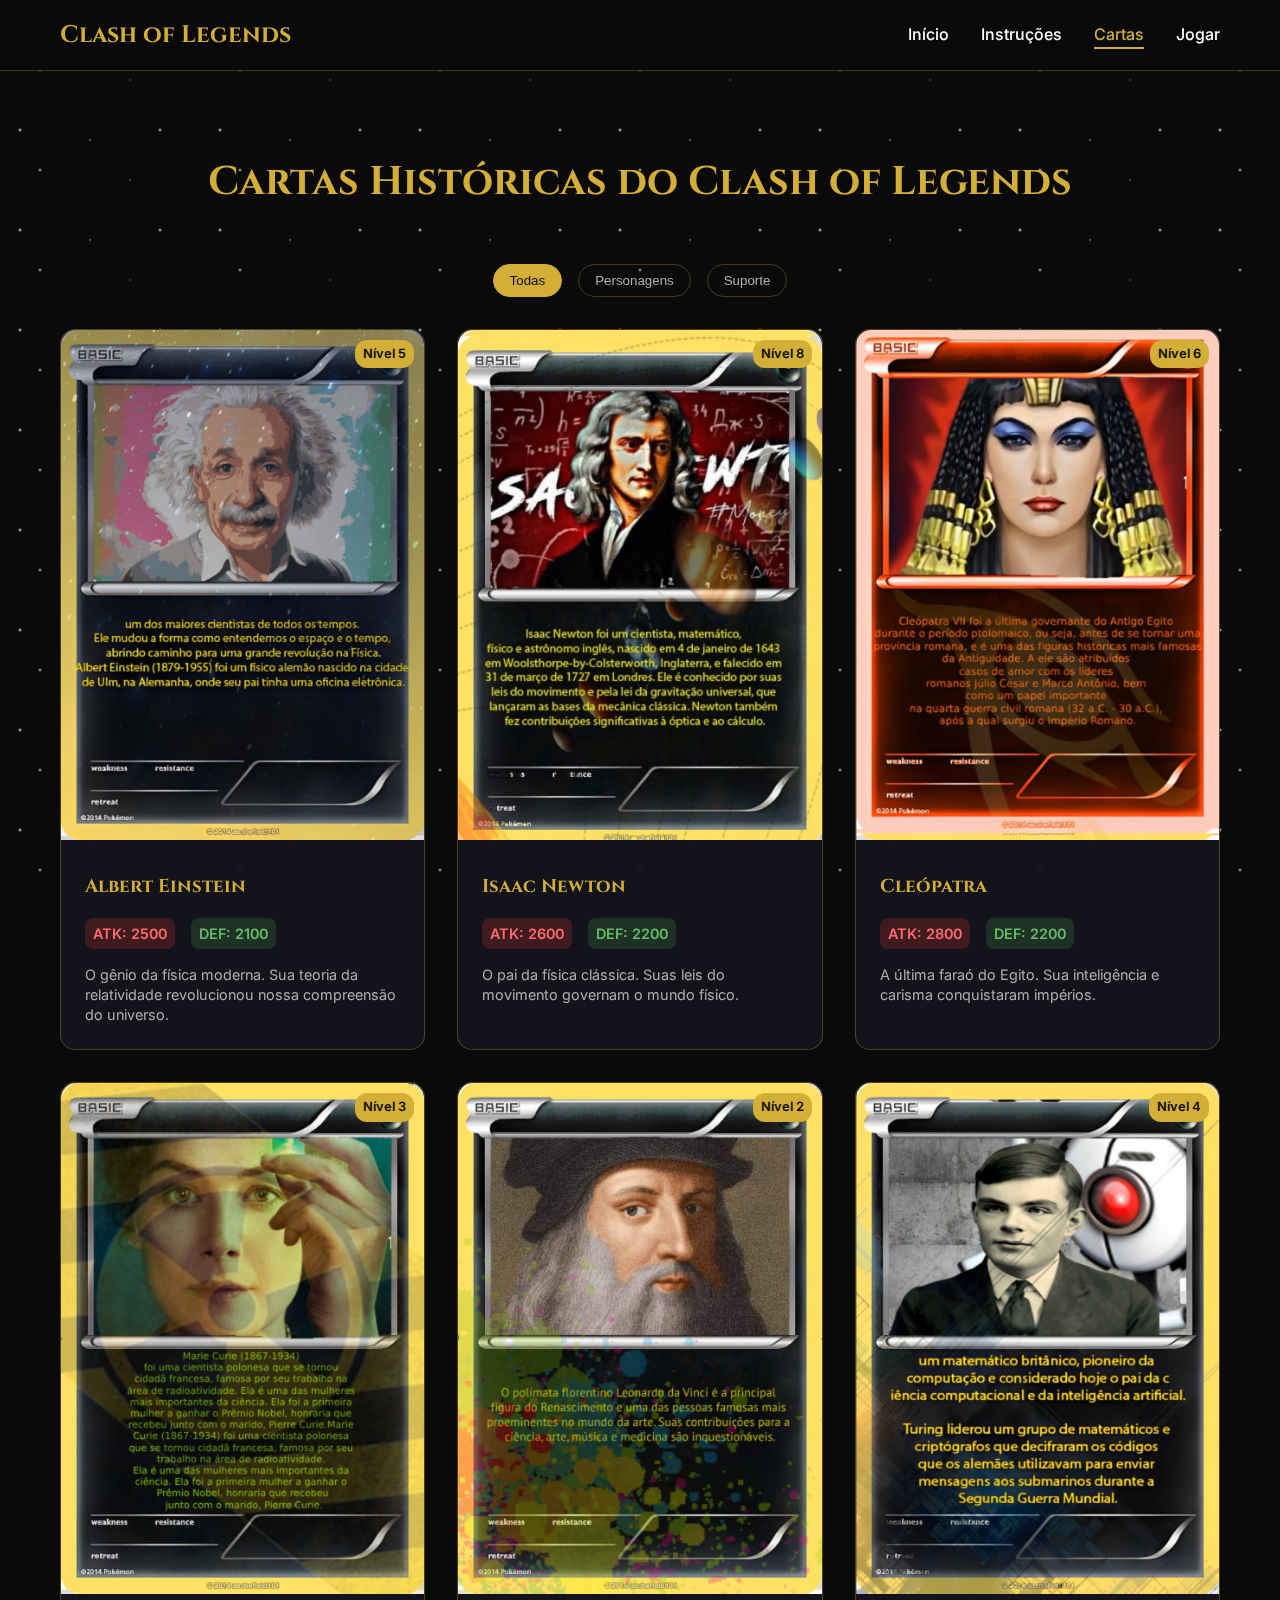
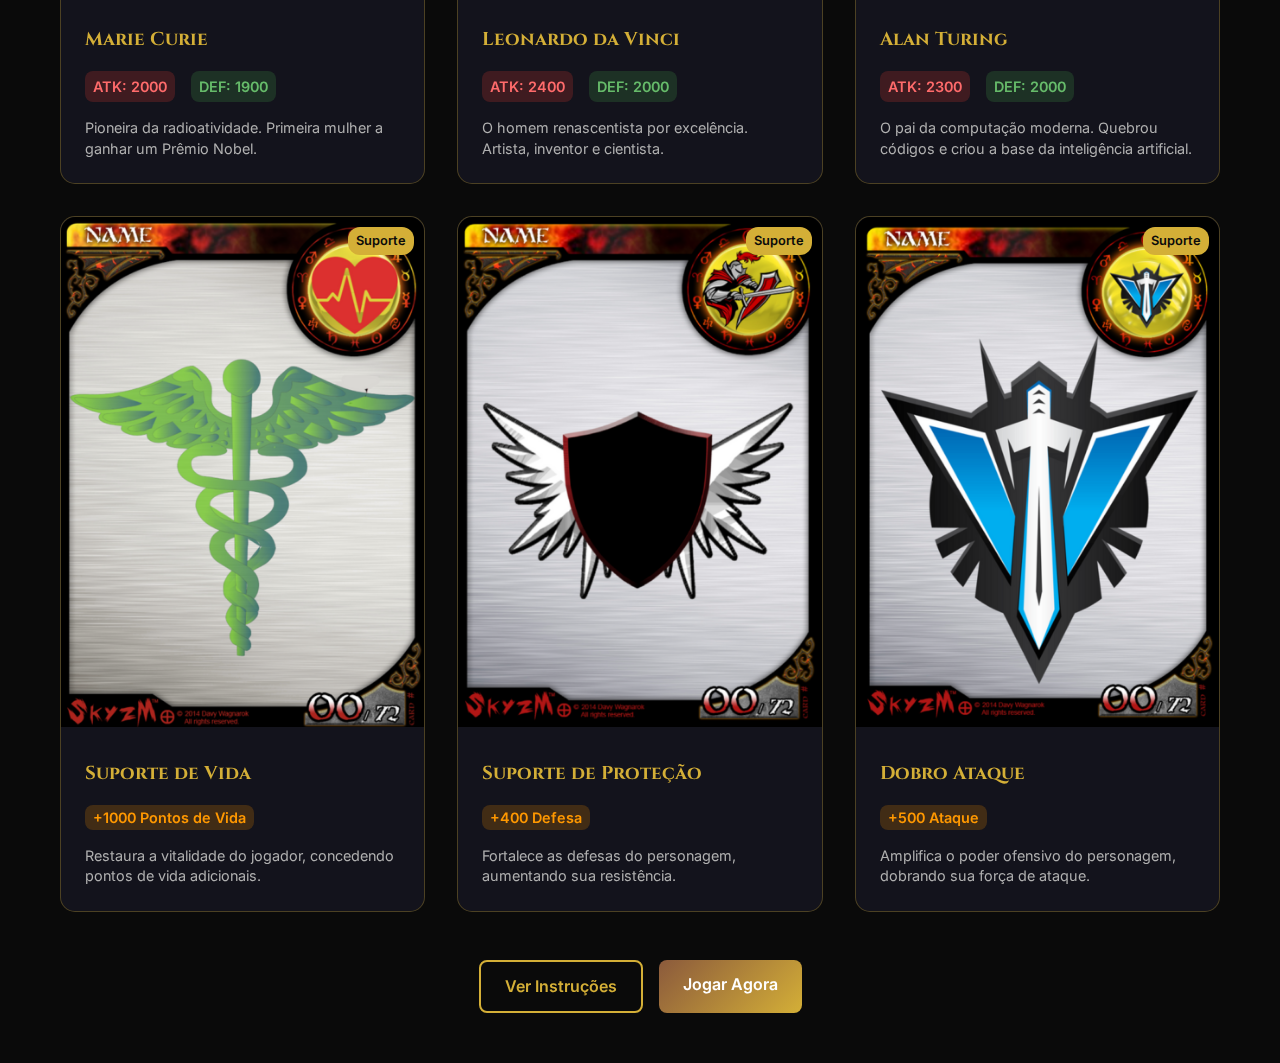
<file: ClashOfLegends/cards.html>
<!DOCTYPE html>
<html lang="pt-BR">
<head>
    <meta charset="UTF-8">
    <meta name="viewport" content="width=device-width, initial-scale=1.0">
    <title>Clash of Legends | Cartas</title>
    <link rel="stylesheet" href="styles/main.css">
    <link rel="preconnect" href="https://fonts.googleapis.com">
    <link rel="preconnect" href="https://fonts.gstatic.com" crossorigin>
    <link href="https://fonts.googleapis.com/css2?family=Cinzel:wght@400;600;700&family=Inter:wght@300;400;500;600&display=swap" rel="stylesheet">
</head>
<body>
    <div class="stars-bg"></div>
    
    <nav class="navbar">
        <div class="nav-container">
            <div class="nav-logo">
                <h2>Clash of Legends</h2>
            </div>
            <ul class="nav-menu">
                <li><a href="index.html" class="nav-link">Início</a></li>
                <li><a href="instructions.html" class="nav-link">Instruções</a></li>
                <li><a href="cards.html" class="nav-link active">Cartas</a></li>
                <li><a href="#" class="nav-link">Jogar</a></li>
            </ul>
            <div class="hamburger">
                <span></span>
                <span></span>
                <span></span>
            </div>
        </div>
    </nav>

    <main class="cards-page">
        <div class="container">
            <h1 class="page-title">Cartas Históricas do Clash of Legends</h1>
            
            <div class="card-filters">
                <button class="filter-btn active" data-filter="all">Todas</button>
                <button class="filter-btn" data-filter="character">Personagens</button>
                <button class="filter-btn" data-filter="support">Suporte</button>
            </div>

            <div class="cards-grid" id="cardsGrid">
                <div class="game-card character" data-card="einstein">
                    <div class="card-image">
                        <img src="img/albertEinstein.png" alt="Albert Einstein">
                        <div class="card-level">Nível 5</div>
                    </div>
                    <div class="card-info">
                        <h3>Albert Einstein</h3>
                        <div class="card-stats">
                            <span class="stat attack">ATK: 2500</span>
                            <span class="stat defense">DEF: 2100</span>
                        </div>
                        <p class="card-description">O gênio da física moderna. Sua teoria da relatividade revolucionou nossa compreensão do universo.</p>
                    </div>
                </div>

                <div class="game-card character" data-card="newton">
                    <div class="card-image">
                        <img src="img/isaacNewton.png" alt="Isaac Newton">
                        <div class="card-level">Nível 8</div>
                    </div>
                    <div class="card-info">
                        <h3>Isaac Newton</h3>
                        <div class="card-stats">
                            <span class="stat attack">ATK: 2600</span>
                            <span class="stat defense">DEF: 2200</span>
                        </div>
                        <p class="card-description">O pai da física clássica. Suas leis do movimento governam o mundo físico.</p>
                    </div>
                </div>

                <div class="game-card character" data-card="cleopatra">
                    <div class="card-image">
                        <img src="img/cleopatra.png" alt="Cleópatra">
                        <div class="card-level">Nível 6</div>
                    </div>
                    <div class="card-info">
                        <h3>Cleópatra</h3>
                        <div class="card-stats">
                            <span class="stat attack">ATK: 2800</span>
                            <span class="stat defense">DEF: 2200</span>
                        </div>
                        <p class="card-description">A última faraó do Egito. Sua inteligência e carisma conquistaram impérios.</p>
                    </div>
                </div>

                <div class="game-card character" data-card="curie">
                    <div class="card-image">
                        <img src="img/marieCurie.png" alt="Marie Curie">
                        <div class="card-level">Nível 3</div>
                    </div>
                    <div class="card-info">
                        <h3>Marie Curie</h3>
                        <div class="card-stats">
                            <span class="stat attack">ATK: 2000</span>
                            <span class="stat defense">DEF: 1900</span>
                        </div>
                        <p class="card-description">Pioneira da radioatividade. Primeira mulher a ganhar um Prêmio Nobel.</p>
                    </div>
                </div>

                <div class="game-card character" data-card="davinci">
                    <div class="card-image">
                        <img src="img/leonardoVinci.png" alt="Leonardo da Vinci">
                        <div class="card-level">Nível 2</div>
                    </div>
                    <div class="card-info">
                        <h3>Leonardo da Vinci</h3>
                        <div class="card-stats">
                            <span class="stat attack">ATK: 2400</span>
                            <span class="stat defense">DEF: 2000</span>
                        </div>
                        <p class="card-description">O homem renascentista por excelência. Artista, inventor e cientista.</p>
                    </div>
                </div>

                <div class="game-card character" data-card="turing">
                    <div class="card-image">
                        <img src="img/alanTuring.png" alt="Alan Turing">
                        <div class="card-level">Nível 4</div>
                    </div>
                    <div class="card-info">
                        <h3>Alan Turing</h3>
                        <div class="card-stats">
                            <span class="stat attack">ATK: 2300</span>
                            <span class="stat defense">DEF: 2000</span>
                        </div>
                        <p class="card-description">O pai da computação moderna. Quebrou códigos e criou a base da inteligência artificial.</p>
                    </div>
                </div>

                <div class="game-card support" data-card="vida">
                    <div class="card-image">
                        <img src="img/suporteVida.png" alt="Suporte de Vida">
                        <div class="card-type">Suporte</div>
                    </div>
                    <div class="card-info">
                        <h3>Suporte de Vida</h3>
                        <div class="card-effect">
                            <span class="effect">+1000 Pontos de Vida</span>
                        </div>
                        <p class="card-description">Restaura a vitalidade do jogador, concedendo pontos de vida adicionais.</p>
                    </div>
                </div>

                <div class="game-card support" data-card="protecao">
                    <div class="card-image">
                        <img src="img/suporteProtecao.png" alt="Suporte de Proteção">
                        <div class="card-type">Suporte</div>
                    </div>
                    <div class="card-info">
                        <h3>Suporte de Proteção</h3>
                        <div class="card-effect">
                            <span class="effect">+400 Defesa</span>
                        </div>
                        <p class="card-description">Fortalece as defesas do personagem, aumentando sua resistência.</p>
                    </div>
                </div>

                <div class="game-card support" data-card="ataque">
                    <div class="card-image">
                        <img src="img/suporteAtaque.png" alt="Suporte de Dobro Ataque">
                        <div class="card-type">Suporte</div>
                    </div>
                    <div class="card-info">
                        <h3>Dobro Ataque</h3>
                        <div class="card-effect">
                            <span class="effect">+500 Ataque</span>
                        </div>
                        <p class="card-description">Amplifica o poder ofensivo do personagem, dobrando sua força de ataque.</p>
                    </div>
                </div>
            </div>

            <div class="navigation-buttons">
                <a href="instructions.html" class="btn btn-secondary">Ver Instruções</a>
                <a href="#" class="btn btn-primary">Jogar Agora</a>
            </div>
        </div>
    </main>

    <script src="js/main.js"></script>
    <script src="js/cards.js"></script>
</body>
</html>
</file>
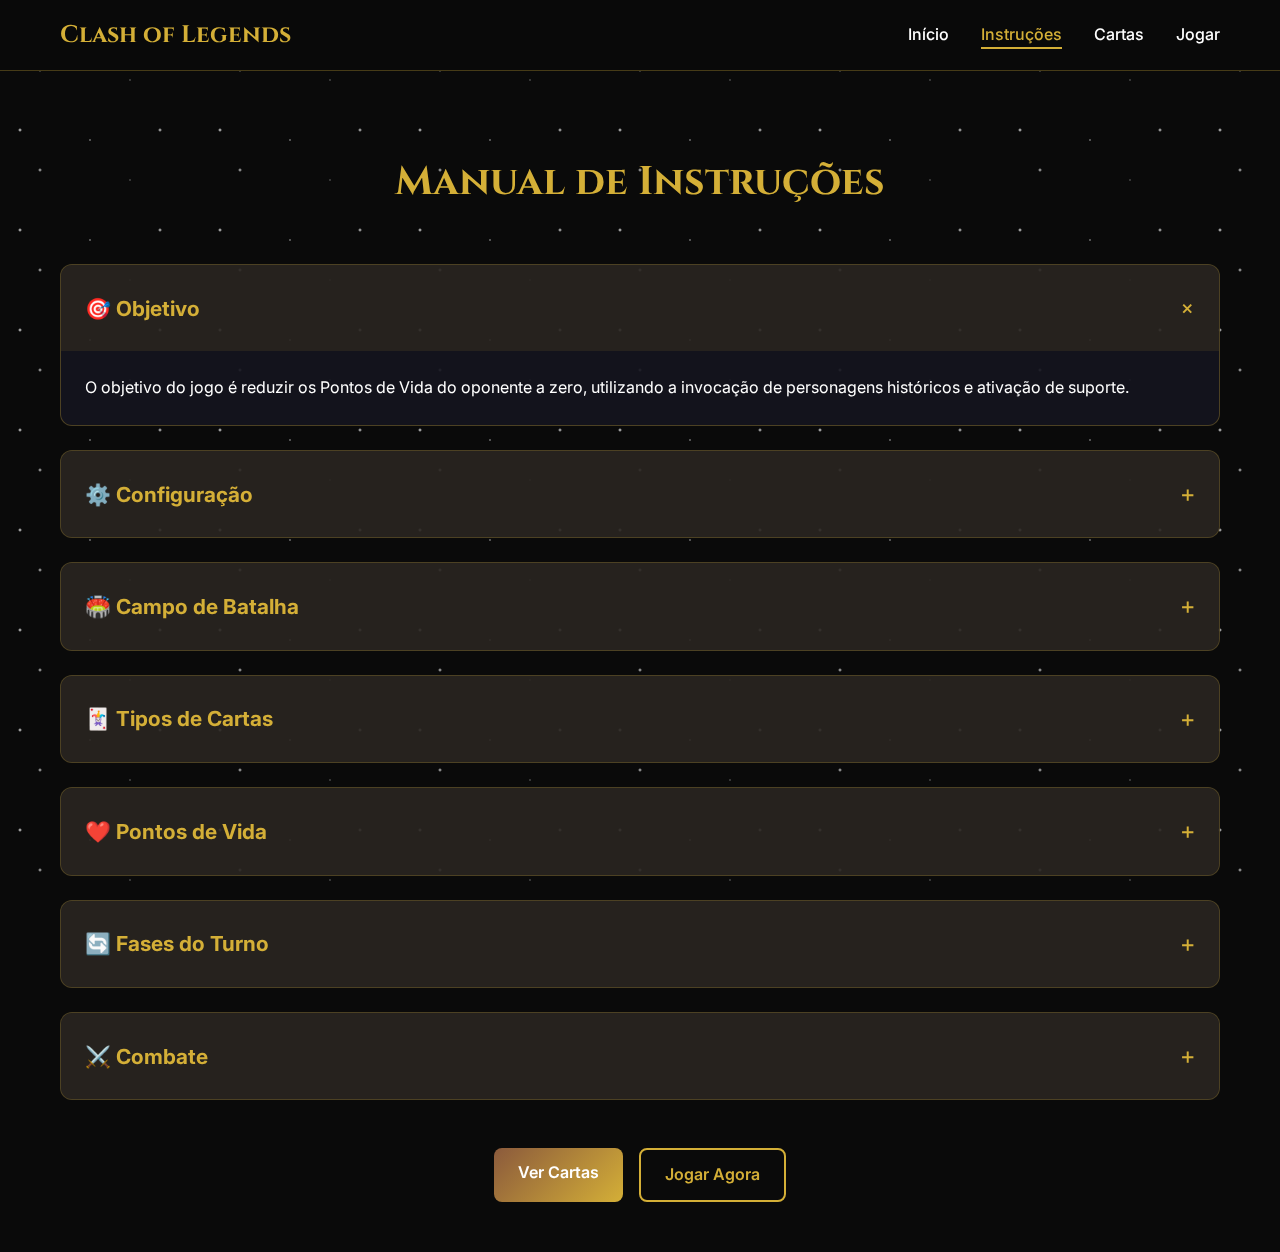
<file: ClashOfLegends/instructions.html>
<!DOCTYPE html>
<html lang="pt-BR">
<head>
    <meta charset="UTF-8">
    <meta name="viewport" content="width=device-width, initial-scale=1.0">
    <title>Clash of Legends | Instruções</title>
    <link rel="stylesheet" href="styles/main.css">
    <link rel="preconnect" href="https://fonts.googleapis.com">
    <link rel="preconnect" href="https://fonts.gstatic.com" crossorigin>
    <link href="https://fonts.googleapis.com/css2?family=Cinzel:wght@400;600;700&family=Inter:wght@300;400;500;600&display=swap" rel="stylesheet">
</head>
<body>
    <div class="stars-bg"></div>
    
    <nav class="navbar">
        <div class="nav-container">
            <div class="nav-logo">
                <h2>Clash of Legends</h2>
            </div>
            <ul class="nav-menu">
                <li><a href="index.html" class="nav-link">Início</a></li>
                <li><a href="instructions.html" class="nav-link active">Instruções</a></li>
                <li><a href="cards.html" class="nav-link">Cartas</a></li>
                <li><a href="#" class="nav-link">Jogar</a></li>
            </ul>
            <div class="hamburger">
                <span></span>
                <span></span>
                <span></span>
            </div>
        </div>
    </nav>

    <main class="instructions-page">
        <div class="container">
            <h1 class="page-title">Manual de Instruções</h1>
            
            <div class="instructions-grid">
                <div class="instruction-card" data-section="objetivo">
                    <div class="card-header">
                        <h3>🎯 Objetivo</h3>
                        <span class="expand-icon">+</span>
                    </div>
                    <div class="card-content">
                        <p>O objetivo do jogo é reduzir os Pontos de Vida do oponente a zero, utilizando a invocação de personagens históricos e ativação de suporte.</p>
                    </div>
                </div>

                <div class="instruction-card" data-section="configuracao">
                    <div class="card-header">
                        <h3>⚙️ Configuração</h3>
                        <span class="expand-icon">+</span>
                    </div>
                    <div class="card-content">
                        <ul>
                            <li><strong>JOGADORES:</strong> Dois jogadores</li>
                            <li><strong>CARTAS:</strong> Cada jogador deve construir um baralho contendo entre 5 a 10 cartas</li>
                        </ul>
                    </div>
                </div>

                <div class="instruction-card" data-section="campo">
                    <div class="card-header">
                        <h3>🏟️ Campo de Batalha</h3>
                        <span class="expand-icon">+</span>
                    </div>
                    <div class="card-content">
                        <ul>
                            <li><strong>ÁREA DE INVOCAÇÃO:</strong> Local onde os jogadores colocam suas cartas de personagens</li>
                            <li><strong>ÁREA DE SUPORTE:</strong> Local reservado para ativação de suporte</li>
                            <li><strong>DECK PRINCIPAL:</strong> Baralho de onde os jogadores compram suas cartas</li>
                            <li><strong>CEMITÉRIO:</strong> Área onde vão as cartas destruídas ou descartadas</li>
                        </ul>
                    </div>
                </div>

                <div class="instruction-card" data-section="tipos">
                    <div class="card-header">
                        <h3>🃏 Tipos de Cartas</h3>
                        <span class="expand-icon">+</span>
                    </div>
                    <div class="card-content">
                        <h4>Cartas de Personagens:</h4>
                        <ul>
                            <li><strong>NÍVEL:</strong> Os personagens têm níveis de 1 a 12. Criaturas de 1 a 4 podem ser invocadas normalmente</li>
                            <li><strong>ATRIBUTOS:</strong> Os personagens possuem atributos como Ataque e Defesa, além de habilidades especiais</li>
                        </ul>
                        <h4>Cartas de Suporte:</h4>
                        <ul>
                            <li><strong>SUPORTE NORMAL:</strong> Ativados e resolvidos imediatamente</li>
                            <li><strong>SUPORTE CONTÍNUO:</strong> Permanecem no campo produzindo efeito contínuo</li>
                            <li><strong>SUPORTE DE CAMPO:</strong> Afetam o campo de batalha e podem impactar ambos os jogadores</li>
                        </ul>
                    </div>
                </div>

                <div class="instruction-card" data-section="vida">
                    <div class="card-header">
                        <h3>❤️ Pontos de Vida</h3>
                        <span class="expand-icon">+</span>
                    </div>
                    <div class="card-content">
                        <p>O jogador começa o jogo com <strong>5000 Pontos de Vida</strong>. O objetivo é reduzir os Pontos de Vida do oponente a zero. O primeiro jogador a atingir essa meta é declarado vencedor.</p>
                    </div>
                </div>

                <div class="instruction-card" data-section="turno">
                    <div class="card-header">
                        <h3>🔄 Fases do Turno</h3>
                        <span class="expand-icon">+</span>
                    </div>
                    <div class="card-content">
                        <ol>
                            <li><strong>FASE DE COMPRA:</strong> O jogador compra uma carta do baralho</li>
                            <li><strong>FASE PRINCIPAL:</strong> O jogador pode invocar personagens e ativar suporte</li>
                            <li><strong>FASE DE BATALHA:</strong> O jogador pode atacar os personagens do oponente</li>
                            <li><strong>FASE PRINCIPAL 2:</strong> Após a batalha, outras invocações ou ativações</li>
                            <li><strong>FASE FINAL:</strong> Encerramento do turno</li>
                        </ol>
                    </div>
                </div>

                <div class="instruction-card" data-section="combate">
                    <div class="card-header">
                        <h3>⚔️ Combate</h3>
                        <span class="expand-icon">+</span>
                    </div>
                    <div class="card-content">
                        <ul>
                            <li><strong>ATAQUE DIRETO:</strong> Se o oponente não tiver personagens em campo, pode atacar diretamente os Pontos de Vida</li>
                            <li><strong>BATALHA DE PERSONAGENS:</strong> Quando um personagem ataca outro, os valores de Ataque e Defesa são comparados</li>
                            <li>Se o ATK do atacante for maior que a DEF do defensor, o defensor é destruído e a diferença é subtraída dos Pontos de Vida</li>
                        </ul>
                    </div>
                </div>
            </div>

            <div class="navigation-buttons">
                <a href="cards.html" class="btn btn-primary">Ver Cartas</a>
                <a href="#" class="btn btn-secondary">Jogar Agora</a>
            </div>
        </div>
    </main>

    <script src="js/main.js"></script>
    <script src="js/instructions.js"></script>
</body>
</html>
</file>
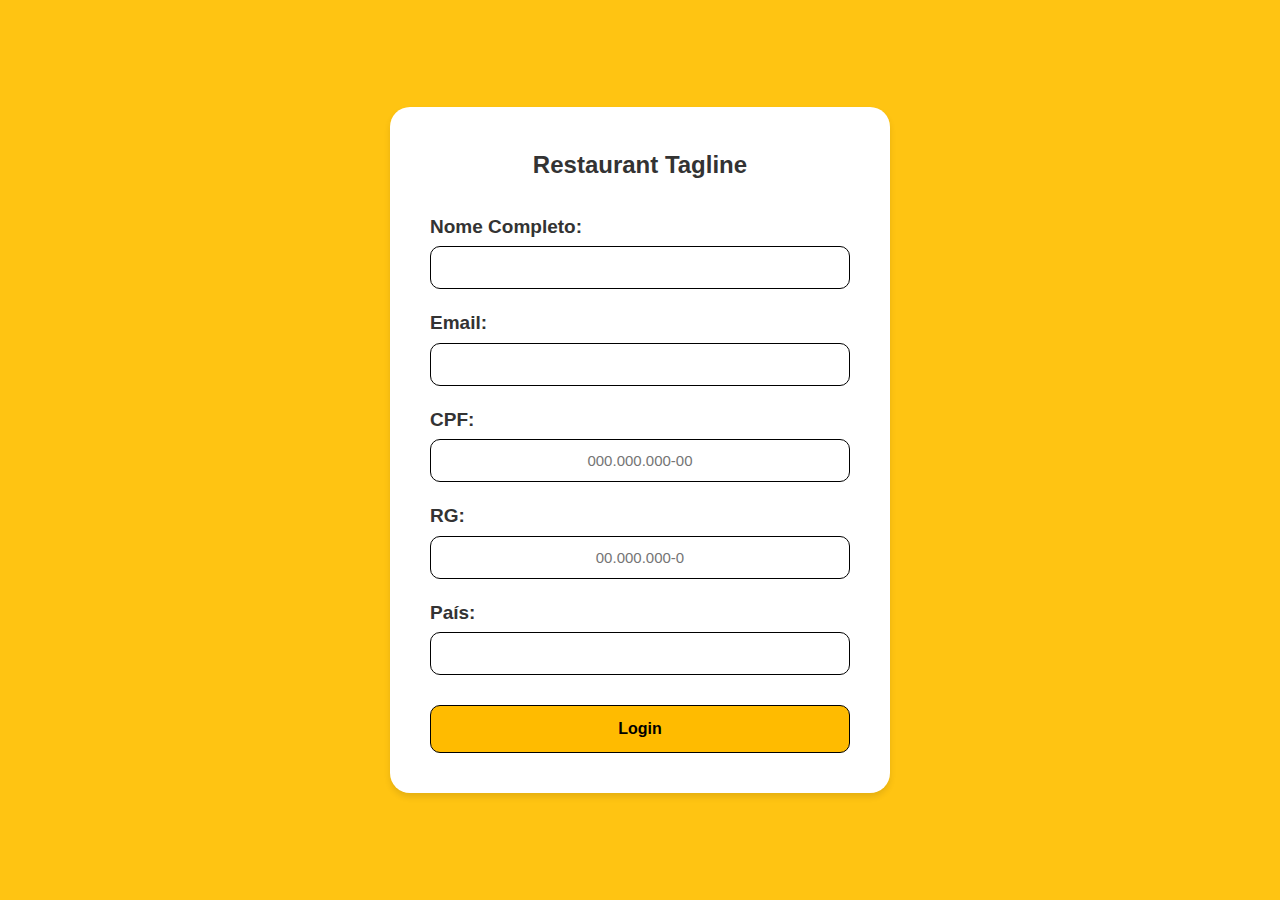
<file: RestaurantTagline/index1.html>
<!DOCTYPE html>
<html lang="pt-br">
<head>
    <meta charset="UTF-8">
    <meta name="viewport" content="width=device-width, initial-scale=1.0">
    <title>Cadastro - Restaurant</title>
      <link rel="icon" type="image/png" href="img/comida.png">
      <link rel="stylesheet" href="./stylesheet/dados.css">
</head>
<body>
    <div class="form-container">
        <h2>Restaurant Tagline</h2>
        <form id="registrationForm">
            <div class="form-group">
                <label for="nomecompleto">Nome Completo:</label>
                <input type="text" id="nomecompleto" required>
                <div class="error-message" id="nomeError">Por favor, preencha o nome completo.</div>
            </div>

            <div class="form-group">
                <label for="email">Email:</label>
                <input type="email" id="email" required>
                <div class="error-message" id="emailError">Por favor, insira um email válido.</div>
            </div>

            <div class="form-group">
                <label for="cpf">CPF:</label>
                <input type="text" id="cpf" required maxlength="14" placeholder="000.000.000-00">
                <div class="error-message" id="cpfError">Por favor, preencha o CPF.</div>
            </div>

            <div class="form-group">
                <label for="rg">RG:</label>
                <input type="text" id="rg" required maxlength="12" placeholder="00.000.000-0">
                <div class="error-message" id="rgError">Por favor, preencha o RG.</div>
            </div>

            <div class="form-group">
                <label for="pais">País:</label>
                <input type="text" id="pais" required>
                <div class="error-message" id="paisError">Por favor, preencha o país.</div>
            </div>

            <button type="submit" class="submit-btn">Login</button>
            <div class="success-message" id="successMessage">Login realizado com sucesso!</div>
        </form>
    </div>
    <script src="./js/dados.js"></script>
</body>
</html>
</file>
<file: Brawhalla/src/css/estilos.css>
body {
  background-color: #000000;
  overflow: hidden;
}

main::after {
  content: "";
  position: fixed;
  top: 0;
  left: 0;
  min-height: 100vh;
  width: 80vh;
  background: linear-gradient(92deg, #000000 25%, rgba(214, 24, 24, 0) 75%) no-repeat;
}

main .personagem {
  display: none;
  height: 100vh;
}

main .personagem.selecionado {
  display: block;
}

main .personagem .imagem {
  width: 100%;
  height: 100%;
  object-fit: cover;
}

.conteudo {
  position: absolute;
  top: 0;
  left: 120px;
  display: flex;
  flex-direction: column;
  justify-content: center;
  height: 100vh;
  max-width: 380px;
  z-index: 1;
}

.conteudo .nome-personagem {
  color: #ffffff;
  font-size: 48px;
  font-family: "Secular One";
  font-weight: 400;
  margin-bottom: 20px;
}

.conteudo .descricao {
  color: #ffffff;
  font-family: "Rubik";
  font-size: 15px;
  line-height: 24px;
}

.botoes {
  background-color: rgba(0, 0, 0, 0.3);
  position: fixed;
  top: 0;
  right: 0;
  width: 180px;
  display: flex;
  flex-direction: column;
  align-items: center;
  justify-content: center;
  min-height: 100vh;
  gap: 16px;
}

.botoes .botao {
  border: none;
  background-color: #000000;
  width: 90px;
  height: 90px;
  cursor: pointer;
  transition: transform 0.3s ease;
  border-radius: 50%;
}

.botoes .botao img {
  border-radius: 50%;
}

.botoes .botao.selecionado {
  transform: scale(1.2);
  box-shadow: 0 0 10px #d9d9d9;
}

.botoes .botao.RetroReaperNix.selecionado {
  box-shadow: 0 0 10px #f54fef;
}

.botoes .botao.jiro.selecionado {
  box-shadow: 0 0 10px #54054f;
}

.botoes .botao.SourceCodePetra.selecionado {
  box-shadow: 0 0 10px #04b51b;
}

.botoes .botao.GrimReaperNix.selecionado {
  box-shadow: 0 0 10px #510303;
}

.botoes .botao.EclipseArtemis.selecionado {
  box-shadow: 0 0 10px #04003d;
}
</file>
<file: Brawhalla/src/css/responsivo.css>
@media (max-width: 768px){
    main::after{
        background: linear-gradient(0deg, #000 45%, rgba(0, 0, 0, 0.00) 70%) no-repeat;
        width: 100vw;
    }

    main .personagem .imagem{
        height: 85%;
        object-position: center;
    }

    .conteudo{
        justify-content: flex-end;
        left: 0;
        top: -20%;
        max-width: 100vw;
        padding: 30px;
    }

    .conteudo .nome-personagem{
        font-size: 30px;
    }

    .conteudo .descricao{
        max-width: 500px;
    }


    .botoes{
        flex-direction: row;
        align-items: flex-end;
        width: 100%;
        padding: 30px;
    }

    .botoes .botao{
        width: 70px;
        height: 70px;
    }

    .botoes .botao img{
        max-width: 70px;
    }
}

@media (max-width: 425px){
    main .personagem .imagem{
        height: auto;
    }

    .conteudo{
        top: -20%;
    }

    .botoes{
        padding: 20px;
        top: -10%;
    }

    .botoes .botao{
        width: 50px;
        height: 50px;
    }

    .botoes .botao img{
        max-width: 50px;
    }
}
</file>
<file: HelloWorld/stylesheet/hello.css>
body {
    margin: 0;
    height: 100vh;
    display: flex;
    justify-content: center;
    align-items: center;
    background: linear-gradient(45deg, #2196F3, #4CAF50);
    font-family: Arial, sans-serif;
}

.container {
    background: rgba(255, 255, 255, 0.9);
    padding: 2rem 4rem;
    border-radius: 15px;
    box-shadow: 0 8px 32px rgba(0, 0, 0, 0.1);
    transform: translateY(0);
    transition: transform 0.3s ease;
}

h1 {
    margin: 0;
    color: #333;
    font-size: 3rem;
    text-align: center;
    background: linear-gradient(45deg, #108cf2, #45b149);
    -webkit-background-clip: text;
    -webkit-text-fill-color: transparent;
    animation: pulse 2s infinite;
}

@keyframes pulse {
    0% { transform: scale(1); }
    50% { transform: scale(1.05); }
    100% { transform: scale(1); }
}

@media (min-width: 800px) {
    .container {
        margin: 8px;
    }
}
</file>
<file: linktree/stylesheet/style.css>
body {
    background-color: rgb(36, 141, 202);
    font-family: "Trebuchet MS", sans-serif;
    color: white;
    margin: 0;
    padding: 0;
    display: flex;
    justify-content: center;
    align-items: center;
    min-height: 100vh;
}

.container {
    text-align: center;
    padding: 20px;
}

.profile-pic {
    width: 200px;
    height: 200px;
    border-radius: 50%;
    object-fit: cover;
    border: 4px solid white;
}

h1 {
    font-size: 35px;
    margin-top: 20px;
    margin-bottom: 8px;
}

p {
    font-size: 25px;
    max-width: 450px;
    margin-left: auto;
    margin-right: auto;
}

.links-container {
    margin-top: 30px;
    display: flex;
    flex-direction: column;
    gap: 15px;
    /* Espaçamento entre os links */
}

a {
    background-color: white;
    font-size: 18px;
    border-radius: 10px;
    padding: 15px 20px;
    display: flex;
    align-items: center;
    justify-content: center;
    color: rgb(36, 141, 202);
    text-decoration: none;
    font-weight: bold;
    transition: transform 0.2s ease-in-out;
    width: 100%;
    max-width: 400px;
    margin: 0 auto;
    box-sizing: border-box;
}

a:hover {
    transform: scale(1.05);
}

a i {
    font-size: 24px;
    /* Tamanho do ícone */
    margin-right: 15px;
    /* Espaço entre o ícone e o texto */
}

@media (max-width: 600px) {
    h1 {
        font-size: 24px;
    }

    p {
        font-size: 18px;
    }

    a {
        padding: 12px 15px;
        font-size: 16px;
    }

    a i {
        font-size: 20px;
        margin-right: 10px;
    }
}
</file>
<file: RestaurantTagline/stylesheet/dados.css>
* {
            margin: 0;
            padding: 0;
            box-sizing: border-box;
        }

        body {
            background-color: rgb(255, 196, 18);
            font-family: Arial, Helvetica, sans-serif;
            text-align: center;
            font-size: 19px;
            line-height: 1.5;
            padding: 20px;
            min-height: 100vh;
            display: flex;
            align-items: center;
            justify-content: center;
        }

        .form-container {
            background-color: white;
            padding: 40px;
            border-radius: 20px;
            box-shadow: 0 4px 6px rgba(0, 0, 0, 0.1);
            width: 100%;
            max-width: 500px;
        }

        h2 {
            margin-bottom: 30px;
            color: #333;
            font-size: 24px;
        }

        .form-group {
            margin-bottom: 20px;
            text-align: left;
        }

        label {
            display: block;
            margin-bottom: 5px;
            font-weight: bold;
            color: #333;
        }

        input[type="text"],
        input[type="email"] {
            width: 100%;
            padding: 12px;
            border: 1px solid #000;
            border-radius: 10px;
            font-size: 15px;
            text-align: center;
            transition: border-color 0.3s ease;
        }

        input[type="text"]:focus,
        input[type="email"]:focus {
            outline: none;
            border-color: rgb(255, 187, 0);
            box-shadow: 0 0 5px rgba(255, 187, 0, 0.3);
        }

        .submit-btn {
            width: 100%;
            background-color: rgb(255, 187, 0);
            color: black;
            padding: 14px 20px;
            border: 1px solid black;
            border-radius: 10px;
            cursor: pointer;
            font-size: 16px;
            font-weight: bold;
            transition: background-color 0.3s ease;
            margin-top: 10px;
        }

        .submit-btn:hover {
            background-color: #fff8f8;
        }

        .submit-btn:active {
            transform: translateY(1px);
        }

        /* Responsive design */
        @media (max-width: 600px) {
            body {
                padding: 10px;
            }
            
            .form-container {
                padding: 20px;
                margin: 10px;
            }
            
            h2 {
                font-size: 20px;
            }
            
            input[type="text"],
            input[type="email"] {
                font-size: 14px;
            }
        }

        .error-message {
            color: #d32f2f;
            font-size: 14px;
            margin-top: 5px;
            display: none;
        }

        .success-message {
            color: #2e7d32;
            font-size: 14px;
            margin-top: 10px;
            display: none;
        }
</file>
<file: ClashOfLegends/styles/main.css>
/* Reset and Base Styles */
* {
  margin: 0;
  padding: 0;
  box-sizing: border-box;
}

:root {
  --primary-color: #8b5a3c;
  --secondary-color: #d4af37;
  --accent-color: #ff6b35;
  --dark-bg: #0a0a0a;
  --card-bg: rgba(20, 20, 30, 0.9);
  --text-light: #ffffff;
  --text-muted: #b0b0b0;
  --border-color: rgba(212, 175, 55, 0.3);
  --success-color: #4caf50;
  --danger-color: #f44336;
  --warning-color: #ff9800;
}

body {
  font-family: "Inter", sans-serif;
  background-color: var(--dark-bg);
  color: var(--text-light);
  line-height: 1.6;
  overflow-x: hidden;
}

.container {
  max-width: 1200px;
  margin: 0 auto;
  padding: 0 20px;
}

/* Animated Stars Background */
.stars-bg {
  position: fixed;
  top: 0;
  left: 0;
  width: 100%;
  height: 100%;
  background: radial-gradient(2px 2px at 20px 30px, #eee, transparent),
    radial-gradient(2px 2px at 40px 70px, rgba(255, 255, 255, 0.8), transparent),
    radial-gradient(1px 1px at 90px 40px, #fff, transparent),
    radial-gradient(1px 1px at 130px 80px, rgba(255, 255, 255, 0.6), transparent),
    radial-gradient(2px 2px at 160px 30px, #ddd, transparent);
  background-repeat: repeat;
  background-size: 200px 100px;
  animation: sparkle 20s linear infinite;
  z-index: -1;
}

@keyframes sparkle {
  from {
    transform: translateY(0px);
  }
  to {
    transform: translateY(-100px);
  }
}

/* Navigation */
.navbar {
  position: fixed;
  top: 0;
  width: 100%;
  background: rgba(10, 10, 10, 0.95);
  backdrop-filter: blur(10px);
  z-index: 1000;
  padding: 1rem 0;
  border-bottom: 1px solid var(--border-color);
}

.nav-container {
  max-width: 1200px;
  margin: 0 auto;
  padding: 0 20px;
  display: flex;
  justify-content: space-between;
  align-items: center;
}

.nav-logo h2 {
  font-family: "Cinzel", serif;
  color: var(--secondary-color);
  font-size: 1.5rem;
  font-weight: 700;
}

.nav-menu {
  display: flex;
  list-style: none;
  gap: 2rem;
}

.nav-link {
  color: var(--text-light);
  text-decoration: none;
  font-weight: 500;
  transition: all 0.3s ease;
  position: relative;
}

.nav-link:hover,
.nav-link.active {
  color: var(--secondary-color);
}

.nav-link::after {
  content: "";
  position: absolute;
  bottom: -5px;
  left: 0;
  width: 0;
  height: 2px;
  background: var(--secondary-color);
  transition: width 0.3s ease;
}

.nav-link:hover::after,
.nav-link.active::after {
  width: 100%;
}

.hamburger {
  display: none;
  flex-direction: column;
  cursor: pointer;
}

.hamburger span {
  width: 25px;
  height: 3px;
  background: var(--text-light);
  margin: 3px 0;
  transition: 0.3s;
}

/* Buttons */
.btn {
  display: inline-block;
  padding: 12px 24px;
  border: none;
  border-radius: 8px;
  text-decoration: none;
  font-weight: 600;
  text-align: center;
  cursor: pointer;
  transition: all 0.3s ease;
  font-size: 1rem;
}

.btn-primary {
  background: linear-gradient(135deg, var(--primary-color), var(--secondary-color));
  color: var(--text-light);
}

.btn-primary:hover {
  transform: translateY(-2px);
  box-shadow: 0 8px 25px rgba(212, 175, 55, 0.3);
}

.btn-secondary {
  background: transparent;
  color: var(--secondary-color);
  border: 2px solid var(--secondary-color);
}

.btn-secondary:hover {
  background: var(--secondary-color);
  color: var(--dark-bg);
}

.btn-tertiary {
  background: rgba(255, 255, 255, 0.1);
  color: var(--text-light);
  border: 1px solid rgba(255, 255, 255, 0.2);
}

.btn-tertiary:hover {
  background: rgba(255, 255, 255, 0.2);
}

/* Hero Section */
.hero-section {
  min-height: 100vh;
  display: flex;
  align-items: center;
  justify-content: center;
  padding: 100px 20px 50px;
}

.hero-content {
  text-align: center;
  max-width: 800px;
}

.hero-title {
  font-family: "Cinzel", serif;
  font-size: 3.5rem;
  font-weight: 700;
  margin-bottom: 2rem;
  background: linear-gradient(135deg, var(--secondary-color), var(--accent-color));
  -webkit-background-clip: text;
  -webkit-text-fill-color: transparent;
  background-clip: text;
}

.hero-card-display {
  margin: 2rem 0;
}

.hero-cards {
  max-width: 300px;
  height: auto;
  border-radius: 15px;
  box-shadow: 0 10px 30px rgba(0, 0, 0, 0.5);
  transition: transform 0.3s ease;
}

.hero-cards:hover {
  transform: scale(1.05);
}

.hero-description {
  font-size: 1.2rem;
  margin-bottom: 2rem;
  color: var(--text-muted);
}

.character-list {
  display: grid;
  grid-template-columns: repeat(auto-fit, minmax(200px, 1fr));
  gap: 1rem;
  margin: 2rem 0;
}

.character-item {
  background: var(--card-bg);
  padding: 1rem;
  border-radius: 10px;
  border: 1px solid var(--border-color);
  display: flex;
  align-items: center;
  gap: 0.5rem;
  transition: all 0.3s ease;
}

.character-item:hover {
  transform: translateY(-3px);
  border-color: var(--secondary-color);
}

.character-icon {
  font-size: 1.5rem;
}

.cta-buttons {
  display: flex;
  gap: 1rem;
  justify-content: center;
  margin-top: 2rem;
}

/* Page Styles */
.page-title {
  font-family: "Cinzel", serif;
  font-size: 2.5rem;
  text-align: center;
  margin: 100px 0 50px;
  color: var(--secondary-color);
}

/* Instructions Page */
.instructions-page {
  padding: 50px 0;
  min-height: 100vh;
}

.instructions-grid {
  display: grid;
  gap: 1.5rem;
  margin-bottom: 3rem;
}

.instruction-card {
  background: var(--card-bg);
  border: 1px solid var(--border-color);
  border-radius: 12px;
  overflow: hidden;
  transition: all 0.3s ease;
}

.instruction-card:hover {
  border-color: var(--secondary-color);
  transform: translateY(-2px);
}

.card-header {
  padding: 1.5rem;
  background: rgba(212, 175, 55, 0.1);
  display: flex;
  justify-content: space-between;
  align-items: center;
  cursor: pointer;
}

.card-header h3 {
  font-size: 1.3rem;
  color: var(--secondary-color);
}

.expand-icon {
  font-size: 1.5rem;
  color: var(--secondary-color);
  transition: transform 0.3s ease;
}

.instruction-card.expanded .expand-icon {
  transform: rotate(45deg);
}

.card-content {
  padding: 0 1.5rem;
  max-height: 0;
  overflow: hidden;
  transition: all 0.3s ease;
}

.instruction-card.expanded .card-content {
  padding: 1.5rem;
  max-height: 500px;
}

.card-content ul,
.card-content ol {
  margin-left: 1rem;
}

.card-content li {
  margin-bottom: 0.5rem;
}

.card-content h4 {
  color: var(--secondary-color);
  margin: 1rem 0 0.5rem;
}

/* Cards Page */
.cards-page {
  padding: 50px 0;
  min-height: 100vh;
}

.card-filters {
  display: flex;
  justify-content: center;
  gap: 1rem;
  margin-bottom: 2rem;
}

.filter-btn {
  padding: 8px 16px;
  background: transparent;
  color: var(--text-muted);
  border: 1px solid var(--border-color);
  border-radius: 20px;
  cursor: pointer;
  transition: all 0.3s ease;
}

.filter-btn.active,
.filter-btn:hover {
  background: var(--secondary-color);
  color: var(--dark-bg);
  border-color: var(--secondary-color);
}

.cards-grid {
  display: grid;
  grid-template-columns: repeat(auto-fill, minmax(280px, 1fr));
  gap: 2rem;
  margin-bottom: 3rem;
}

.game-card {
  background: var(--card-bg);
  border: 1px solid var(--border-color);
  border-radius: 15px;
  transition: all 0.3s ease;
  cursor: pointer;
}

.game-card:hover {
  transform: translateY(-5px);
  border-color: var(--secondary-color);
  box-shadow: 0 10px 30px rgba(212, 175, 55, 0.2);
}

.card-image {
  position: relative;
  height: auto;
  overflow: hidden;
  overflow: hidden;
}

.card-image img {
  width: 100%;
  height: 100%;
  object-fit: cover;
  border-radius: 15px 15px 0 0;
}

.card-level,
.card-type {
  position: absolute;
  top: 10px;
  right: 10px;
  background: var(--secondary-color);
  color: var(--dark-bg);
  padding: 4px 8px;
  border-radius: 12px;
  font-size: 0.8rem;
  font-weight: 600;
}

.card-info {
  padding: 1.5rem;
}

.card-info h3 {
  font-family: "Cinzel", serif;
  color: var(--secondary-color);
  margin-bottom: 1rem;
}

.card-stats {
  display: flex;
  gap: 1rem;
  margin-bottom: 1rem;
}

.stat {
  padding: 4px 8px;
  border-radius: 8px;
  font-size: 0.9rem;
  font-weight: 600;
}

.stat.attack {
  background: rgba(244, 67, 54, 0.2);
  color: #ff6b6b;
}

.stat.defense {
  background: rgba(76, 175, 80, 0.2);
  color: #66bb6a;
}

.card-effect {
  margin-bottom: 1rem;
}

.effect {
  background: rgba(255, 152, 0, 0.2);
  color: var(--warning-color);
  padding: 4px 8px;
  border-radius: 8px;
  font-size: 0.9rem;
  font-weight: 600;
}

.card-description {
  color: var(--text-muted);
  font-size: 0.9rem;
  line-height: 1.4;
}

/* Game Page */
.game-page {
  padding: 50px 0;
  min-height: 100vh;
}

.game-interface {
  max-width: 1000px;
  margin: 0 auto;
}

.players-stats {
  display: flex;
  justify-content: space-between;
  align-items: center;
  margin-bottom: 2rem;
  background: var(--card-bg);
  padding: 1.5rem;
  border-radius: 15px;
  border: 1px solid var(--border-color);
}

.player-stat {
  text-align: center;
}

.player-stat h3 {
  color: var(--secondary-color);
  margin-bottom: 0.5rem;
}

.life-points {
  display: flex;
  flex-direction: column;
  gap: 0.5rem;
}

.life-label {
  color: var(--text-muted);
  font-size: 0.9rem;
}

.life-value {
  font-size: 2rem;
  font-weight: 700;
  color: var(--success-color);
}

.vs-indicator {
  font-family: "Cinzel", serif;
  font-size: 2rem;
  font-weight: 700;
  color: var(--accent-color);
}

.battle-field {
  display: grid;
  grid-template-columns: 1fr auto 1fr;
  gap: 2rem;
  margin-bottom: 2rem;
  align-items: center;
}

.player-field {
  background: var(--card-bg);
  border: 1px solid var(--border-color);
  border-radius: 15px;
  padding: 1.5rem;
  text-align: center;
}

.field-label {
  color: var(--secondary-color);
  font-weight: 600;
  margin-bottom: 1rem;
}

.card-slot {
  min-height: 200px;
  border: 2px dashed var(--border-color);
  border-radius: 10px;
  display: flex;
  align-items: center;
  justify-content: center;
  transition: all 0.3s ease;
}

.card-slot.has-card {
  border-style: solid;
  border-color: var(--secondary-color);
  background: rgba(212, 175, 55, 0.1);
}

.empty-slot {
  color: var(--text-muted);
  font-style: italic;
}

.battle-card {
  background: var(--card-bg);
  border: 1px solid var(--secondary-color);
  border-radius: 10px;
  padding: 1rem;
  width: 100%;
  max-width: 200px;
}

.battle-card h4 {
  color: var(--secondary-color);
  margin-bottom: 0.5rem;
}

.battle-card-stats {
  display: flex;
  justify-content: space-between;
  margin-bottom: 0.5rem;
}

.battle-indicator {
  display: flex;
  align-items: center;
  justify-content: center;
}

.battle-status {
  background: var(--card-bg);
  border: 1px solid var(--border-color);
  border-radius: 25px;
  padding: 1rem 2rem;
  color: var(--secondary-color);
  font-weight: 600;
  text-align: center;
  min-width: 200px;
}

.game-controls {
  display: flex;
  justify-content: center;
  gap: 1rem;
  margin-bottom: 2rem;
}

.battle-log {
  background: var(--card-bg);
  border: 1px solid var(--border-color);
  border-radius: 15px;
  padding: 1.5rem;
  max-height: 300px;
  overflow-y: auto;
}

.battle-log h3 {
  color: var(--secondary-color);
  margin-bottom: 1rem;
}

.log-content {
  color: var(--text-muted);
  line-height: 1.6;
}

.log-entry {
  margin-bottom: 0.5rem;
  padding: 0.5rem;
  background: rgba(255, 255, 255, 0.05);
  border-radius: 5px;
}

/* Modal */
.modal {
  display: none;
  position: fixed;
  top: 0;
  left: 0;
  width: 100%;
  height: 100%;
  background: rgba(0, 0, 0, 0.8);
  z-index: 2000;
  align-items: center;
  justify-content: center;
}

.modal.active {
  display: flex;
}

.modal-content {
  background: var(--card-bg);
  border: 1px solid var(--border-color);
  border-radius: 15px;
  max-width: 600px;
  width: 90%;
  max-height: 80vh;
  overflow-y: auto;
}

.modal-header {
  display: flex;
  justify-content: space-between;
  align-items: center;
  padding: 1.5rem;
  border-bottom: 1px solid var(--border-color);
}

.modal-header h3 {
  color: var(--secondary-color);
}

.close-btn {
  background: none;
  border: none;
  color: var(--text-light);
  font-size: 1.5rem;
  cursor: pointer;
}

.modal-body {
  padding: 1.5rem;
}

.navigation-buttons {
  display: flex;
  justify-content: center;
  gap: 1rem;
  margin-top: 2rem;
}

/* Responsive Design */
@media (max-width: 768px) {
  .hamburger {
    display: flex;
  }

  .nav-menu {
    position: fixed;
    left: -100%;
    top: 70px;
    flex-direction: column;
    background-color: rgba(10, 10, 10, 0.95);
    width: 100%;
    text-align: center;
    transition: 0.3s;
    padding: 2rem 0;
  }

  .nav-menu.active {
    left: 0;
  }

  .hero-title {
    font-size: 2.5rem;
  }

  .character-list {
    grid-template-columns: 1fr;
  }

  .cta-buttons {
    flex-direction: column;
    align-items: center;
  }

  .cards-grid {
    grid-template-columns: 1fr;
  }

  .players-stats {
    flex-direction: column;
    gap: 1rem;
  }

  .battle-field {
    grid-template-columns: 1fr;
    gap: 1rem;
  }

  .game-controls {
    flex-direction: column;
    align-items: center;
  }

  .navigation-buttons {
    flex-direction: column;
    align-items: center;
  }
}

@media (max-width: 480px) {
  .container {
    padding: 0 15px;
  }

  .hero-title {
    font-size: 2rem;
  }

  .page-title {
    font-size: 2rem;
  }

  .btn {
    padding: 10px 20px;
    font-size: 0.9rem;
  }
}

/* Animation Classes */
.fade-in {
  animation: fadeIn 0.5s ease-in;
}

@keyframes fadeIn {
  from {
    opacity: 0;
    transform: translateY(20px);
  }
  to {
    opacity: 1;
    transform: translateY(0);
  }
}

.slide-in {
  animation: slideIn 0.3s ease-out;
}

@keyframes slideIn {
  from {
    transform: translateX(-100%);
  }
  to {
    transform: translateX(0);
  }
}

/* Game-specific animations */
.card-battle-animation {
  animation: cardBattle 1s ease-in-out;
}

@keyframes cardBattle {
  0% {
    transform: scale(1);
  }
  50% {
    transform: scale(1.1) rotate(2deg);
  }
  100% {
    transform: scale(1);
  }
}

.damage-animation {
  animation: damageShake 0.5s ease-in-out;
}

@keyframes damageShake {
  0%,
  100% {
    transform: translateX(0);
  }
  25% {
    transform: translateX(-5px);
  }
  75% {
    transform: translateX(5px);
  }
}

/* History Styles */
.history-summary {
  background: rgba(139, 90, 60, 0.1);
  padding: 1rem;
  border-radius: 8px;
  margin-bottom: 1rem;
}

.history-summary h4 {
  color: var(--secondary-color);
  margin-bottom: 0.5rem;
}

.history-rounds {
  max-height: 400px;
  overflow-y: auto;
}

.history-round {
  background: rgba(255, 255, 255, 0.05);
  border: 1px solid var(--border-color);
  border-radius: 8px;
  padding: 1rem;
  margin-bottom: 1rem;
}

.history-round h5 {
  color: var(--secondary-color);
  margin-bottom: 0.5rem;
}

.round-details p {
  margin-bottom: 0.25rem;
  font-size: 0.9rem;
}

/* Button disabled state */
button:disabled {
  opacity: 0.5;
  cursor: not-allowed;
}

button:disabled:hover {
  transform: none;
  box-shadow: none;
}
</file>
<file: cmib/styles.css>
/* Reset and Base Styles */
* {
  margin: 0;
  padding: 0;
  box-sizing: border-box;
}

html {
  scroll-behavior: smooth;
}

body {
  font-family: "Inter", sans-serif;
  line-height: 1.6;
  color: #333;
  background-color: #f8f9fa;
}

.container {
  max-width: 1200px;
  margin: 0 auto;
  padding: 0 20px;
}

/* Navigation */
.navbar {
  position: fixed;
  top: 0;
  width: 100%;
  background: rgba(255, 255, 255, 0.95);
  backdrop-filter: blur(10px);
  z-index: 1000;
  padding: 1rem 0;
  box-shadow: 0 2px 20px rgba(0, 0, 0, 0.1);
  transition: all 0.3s ease;
}

.nav-container {
  max-width: 1200px;
  margin: 0 auto;
  padding: 0 20px;
  display: flex;
  justify-content: space-between;
  align-items: center;
}

.nav-logo {
  display: flex;
  align-items: center;
  gap: 10px;
  font-weight: 700;
  font-size: 1.5rem;
  color: #2c3e50;
}

.nav-logo img {
  width: 40px;
  height: 40px;
  border-radius: 50%;
  object-fit: cover;
}

.nav-menu {
  display: flex;
  gap: 2rem;
}

.nav-link {
  text-decoration: none;
  color: #333;
  font-weight: 500;
  transition: color 0.3s ease;
  position: relative;
}

.nav-link:hover {
  color: #e74c3c;
}

.nav-link::after {
  content: "";
  position: absolute;
  width: 0;
  height: 2px;
  bottom: -5px;
  left: 0;
  background-color: #e74c3c;
  transition: width 0.3s ease;
}

.nav-link:hover::after {
  width: 100%;
}

.nav-toggle {
  display: none;
  flex-direction: column;
  cursor: pointer;
}

.bar {
  width: 25px;
  height: 3px;
  background-color: #333;
  margin: 3px 0;
  transition: 0.3s;
}

/* Hero Section */
.hero {
  margin-top: 80px;
  padding: 4rem 0;
  background: linear-gradient(135deg, #667eea 0%, #764ba2 100%);
  color: white;
  text-align: center;
}

.hero-content {
  max-width: 1200px;
  margin: 0 auto;
  padding: 0 20px;
}

.hero-image img {
  max-width: 100%;
  height: auto;
  border-radius: 15px;
  box-shadow: 0 20px 40px rgba(0, 0, 0, 0.2);
  margin-bottom: 2rem;
  animation: fadeInUp 1s ease;
}

.hero-text h1 {
  font-size: 3rem;
  font-weight: 700;
  margin-bottom: 1rem;
  animation: fadeInUp 1s ease 0.2s both;
}

.hero-subtitle {
  font-size: 1.5rem;
  margin-bottom: 2rem;
  opacity: 0.9;
  animation: fadeInUp 1s ease 0.4s both;
}

.hero-badges {
  display: flex;
  justify-content: center;
  gap: 1rem;
  margin-bottom: 2rem;
  flex-wrap: wrap;
  animation: fadeInUp 1s ease 0.6s both;
}

.badge {
  background: rgba(255, 255, 255, 0.2);
  padding: 0.5rem 1rem;
  border-radius: 25px;
  font-weight: 500;
  backdrop-filter: blur(10px);
}

.cta-button {
  background: #e74c3c;
  color: white;
  border: none;
  padding: 1rem 2rem;
  font-size: 1.1rem;
  font-weight: 600;
  border-radius: 50px;
  cursor: pointer;
  transition: all 0.3s ease;
  animation: fadeInUp 1s ease 0.8s both;
}

.cta-button:hover {
  background: #c0392b;
  transform: translateY(-2px);
  box-shadow: 0 10px 20px rgba(231, 76, 60, 0.3);
}

/* Section Headers */
.section-header {
  text-align: center;
  margin-bottom: 3rem;
}

.section-header h2 {
  font-size: 2.5rem;
  font-weight: 700;
  color: #2c3e50;
  margin-bottom: 1rem;
}

.section-header p {
  font-size: 1.2rem;
  color: #7f8c8d;
  max-width: 600px;
  margin: 0 auto;
}

/* Course Info Section */
.course-info {
  padding: 5rem 0;
  background: white;
}

.course-grid {
  display: grid;
  grid-template-columns: repeat(auto-fit, minmax(300px, 1fr));
  gap: 2rem;
  margin-bottom: 4rem;
}

.course-card {
  background: #f8f9fa;
  padding: 2rem;
  border-radius: 15px;
  text-align: center;
  transition: transform 0.3s ease, box-shadow 0.3s ease;
  border: 1px solid #e9ecef;
}

.course-card:hover {
  transform: translateY(-5px);
  box-shadow: 0 15px 30px rgba(0, 0, 0, 0.1);
}

.card-icon {
  width: 60px;
  height: 60px;
  background: linear-gradient(135deg, #667eea 0%, #764ba2 100%);
  border-radius: 50%;
  display: flex;
  align-items: center;
  justify-content: center;
  margin: 0 auto 1rem;
  color: white;
  font-size: 1.5rem;
}

.course-card h3 {
  font-size: 1.5rem;
  font-weight: 600;
  color: #2c3e50;
  margin-bottom: 1rem;
}

.course-dates p {
  margin-bottom: 0.5rem;
}

/* Schedule Section */
.schedule-section {
  background: white;
  padding: 3rem;
  border-radius: 15px;
  box-shadow: 0 10px 30px rgba(0, 0, 0, 0.1);
}

.schedule-section h3 {
  text-align: center;
  font-size: 2rem;
  color: #2c3e50;
  margin-bottom: 2rem;
}

.schedule-grid {
  display: grid;
  grid-template-columns: repeat(auto-fit, minmax(250px, 1fr));
  gap: 1.5rem;
}

.schedule-card {
  background: linear-gradient(135deg, #667eea 0%, #764ba2 100%);
  color: white;
  padding: 1.5rem;
  border-radius: 10px;
  text-align: center;
}

.schedule-card h4 {
  font-size: 1.2rem;
  margin-bottom: 1rem;
  display: flex;
  align-items: center;
  justify-content: center;
  gap: 0.5rem;
}

/* Curriculum Section */
.curriculum {
  padding: 5rem 0;
  background: #f8f9fa;
}

.curriculum-tabs {
  display: flex;
  justify-content: center;
  gap: 1rem;
  margin-bottom: 3rem;
}

.tab-button {
  background: white;
  border: 2px solid #e9ecef;
  padding: 1rem 2rem;
  border-radius: 50px;
  font-weight: 600;
  cursor: pointer;
  transition: all 0.3s ease;
}

.tab-button.active,
.tab-button:hover {
  background: #667eea;
  color: white;
  border-color: #667eea;
}

.tab-content {
  display: none;
}

.tab-content.active {
  display: block;
  animation: fadeIn 0.5s ease;
}

.curriculum-grid {
  display: grid;
  grid-template-columns: repeat(auto-fit, minmax(300px, 1fr));
  gap: 2rem;
}

.curriculum-item {
  background: white;
  padding: 2rem;
  border-radius: 15px;
  text-align: center;
  box-shadow: 0 5px 15px rgba(0, 0, 0, 0.1);
  transition: transform 0.3s ease;
}

.curriculum-item:hover {
  transform: translateY(-5px);
}

.curriculum-item i {
  font-size: 2rem;
  color: #667eea;
  margin-bottom: 1rem;
}

.curriculum-item h4 {
  font-size: 1.3rem;
  color: #2c3e50;
  margin-bottom: 0.5rem;
}

.projects-grid {
  display: grid;
  grid-template-columns: repeat(auto-fit, minmax(300px, 1fr));
  gap: 2rem;
}

.project-item {
  background: white;
  padding: 2rem;
  border-radius: 15px;
  box-shadow: 0 5px 15px rgba(0, 0, 0, 0.1);
}

.project-item h4 {
  font-size: 1.5rem;
  color: #2c3e50;
  margin-bottom: 1rem;
  border-bottom: 2px solid #667eea;
  padding-bottom: 0.5rem;
}

.project-item ul {
  list-style: none;
}

.project-item li {
  padding: 0.5rem 0;
  border-bottom: 1px solid #e9ecef;
  position: relative;
  padding-left: 1.5rem;
}

.project-item li:before {
  content: "✓";
  position: absolute;
  left: 0;
  color: #27ae60;
  font-weight: bold;
}

.course-goal {
  background: linear-gradient(135deg, #667eea 0%, #764ba2 100%);
  color: white;
  padding: 3rem;
  border-radius: 15px;
  text-align: center;
  margin-top: 3rem;
}

.course-goal h3 {
  font-size: 2rem;
  margin-bottom: 1rem;
}

/* Details Section */
.details {
  padding: 5rem 0;
  background: white;
}

.details-content {
  display: grid;
  grid-template-columns: 1fr 1fr;
  gap: 3rem;
  align-items: center;
  margin-bottom: 4rem;
}

.details-image img {
  width: 100%;
  height: auto;
  border-radius: 15px;
  box-shadow: 0 10px 30px rgba(0, 0, 0, 0.1);
}

.video-section h3 {
  font-size: 1.8rem;
  color: #2c3e50;
  margin-bottom: 1.5rem;
}

.video-container {
  position: relative;
  width: 100%;
  height: 0;
  padding-bottom: 56.25%; /* 16:9 aspect ratio */
  border-radius: 15px;
  overflow: hidden;
  box-shadow: 0 10px 30px rgba(0, 0, 0, 0.2);
}

.video-container iframe {
  position: absolute;
  top: 0;
  left: 0;
  width: 100%;
  height: 100%;
}

.testimonial {
  text-align: center;
  margin: 4rem 0;
}

.testimonial blockquote {
  font-size: 1.5rem;
  font-style: italic;
  color: #2c3e50;
  margin-bottom: 2rem;
  max-width: 800px;
  margin-left: auto;
  margin-right: auto;
}

.testimonial-image img {
  max-width: 100%;
  height: auto;
  border-radius: 15px;
  box-shadow: 0 10px 30px rgba(0, 0, 0, 0.1);
}

.fashion-info {
  background: #f8f9fa;
  padding: 3rem;
  border-radius: 15px;
  text-align: center;
}

.fashion-info h3 {
  font-size: 2rem;
  color: #2c3e50;
  margin-bottom: 1rem;
}

.fashion-info p {
  font-size: 1.1rem;
  line-height: 1.8;
  color: #555;
}

/* Contact Section */
.contact {
  padding: 5rem 0;
  background: linear-gradient(135deg, #667eea 0%, #764ba2 100%);
  color: white;
  text-align: center;
}

.contact .section-header h2,
.contact .section-header p {
  color: white;
}

.social-links {
  display: flex;
  justify-content: center;
  gap: 2rem;
  margin-bottom: 3rem;
  flex-wrap: wrap;
}

.social-link {
  display: flex;
  align-items: center;
  gap: 0.5rem;
  background: rgba(255, 255, 255, 0.1);
  padding: 1rem 1.5rem;
  border-radius: 50px;
  text-decoration: none;
  color: white;
  transition: all 0.3s ease;
  backdrop-filter: blur(10px);
}

.social-link:hover {
  background: rgba(255, 255, 255, 0.2);
  transform: translateY(-2px);
}

.social-link i {
  font-size: 1.5rem;
}

.hashtags {
  display: flex;
  justify-content: center;
  gap: 1rem;
  flex-wrap: wrap;
}

.hashtags span {
  background: rgba(255, 255, 255, 0.1);
  padding: 0.5rem 1rem;
  border-radius: 25px;
  font-size: 0.9rem;
  backdrop-filter: blur(10px);
}

/* Footer */
.footer {
  background: #2c3e50;
  color: white;
  text-align: center;
  padding: 2rem 0;
}

/* Back to Top Button */
.back-to-top {
  position: fixed;
  bottom: 30px;
  right: 30px;
  background: #667eea;
  color: white;
  border: none;
  width: 50px;
  height: 50px;
  border-radius: 50%;
  cursor: pointer;
  font-size: 1.2rem;
  opacity: 0;
  visibility: hidden;
  transition: all 0.3s ease;
  z-index: 1000;
}

.back-to-top.show {
  opacity: 1;
  visibility: visible;
}

.back-to-top:hover {
  background: #5a67d8;
  transform: translateY(-2px);
}

/* Animations */
@keyframes fadeIn {
  from {
    opacity: 0;
  }
  to {
    opacity: 1;
  }
}

@keyframes fadeInUp {
  from {
    opacity: 0;
    transform: translateY(30px);
  }
  to {
    opacity: 1;
    transform: translateY(0);
  }
}

/* Responsive Design */
@media (max-width: 768px) {
  .nav-menu {
    position: fixed;
    left: -100%;
    top: 80px;
    flex-direction: column;
    background-color: white;
    width: 100%;
    text-align: center;
    transition: 0.3s;
    box-shadow: 0 10px 27px rgba(0, 0, 0, 0.05);
    padding: 2rem 0;
  }

  .nav-menu.active {
    left: 0;
  }

  .nav-toggle {
    display: flex;
  }

  .nav-toggle.active .bar:nth-child(2) {
    opacity: 0;
  }

  .nav-toggle.active .bar:nth-child(1) {
    transform: translateY(8px) rotate(45deg);
  }

  .nav-toggle.active .bar:nth-child(3) {
    transform: translateY(-8px) rotate(-45deg);
  }

  .hero-text h1 {
    font-size: 2rem;
  }

  .hero-subtitle {
    font-size: 1.2rem;
  }

  .section-header h2 {
    font-size: 2rem;
  }

  .course-grid {
    grid-template-columns: 1fr;
  }

  .schedule-grid {
    grid-template-columns: 1fr;
  }

  .curriculum-grid {
    grid-template-columns: 1fr;
  }

  .projects-grid {
    grid-template-columns: 1fr;
  }

  .details-content {
    grid-template-columns: 1fr;
    gap: 2rem;
  }

  .social-links {
    flex-direction: column;
    align-items: center;
  }

  .curriculum-tabs {
    flex-direction: column;
    align-items: center;
  }

  .tab-button {
    width: 200px;
  }
}

@media (max-width: 480px) {
  .container {
    padding: 0 15px;
  }

  .hero {
    padding: 2rem 0;
  }

  .hero-text h1 {
    font-size: 1.8rem;
  }

  .course-info,
  .curriculum,
  .details,
  .contact {
    padding: 3rem 0;
  }

  .course-card,
  .curriculum-item,
  .project-item {
    padding: 1.5rem;
  }

  .schedule-section {
    padding: 2rem;
  }

  .course-goal {
    padding: 2rem;
  }

  .fashion-info {
    padding: 2rem;
  }
}
</file>
<file: RestaurantTagline/stylesheet/styles.css>
/* Reset e configurações básicas */
* {
  margin: 0;
  padding: 0;
  box-sizing: border-box;
}

body {
  background-color: #ffc62b;
  font-family: "Arial", "Helvetica", sans-serif;
  line-height: 1.6;
  color: #333;
  max-width: 1200px;
  margin: 0 auto;
  padding: 0 20px;
}

/* Header */
header {
  text-align: center;
  padding: 2rem 0;
}

header h1 {
  font-size: 2.5rem;
  margin-bottom: 1rem;
  color: #333;
  text-shadow: 2px 2px 4px rgba(0, 0, 0, 0.1);
}

.restaurant-logo {
  background-color: white;
  border: 2px solid #333;
  border-radius: 10px;
  padding: 1rem;
  margin: 2rem auto;
  max-width: 500px;
  box-shadow: 0 4px 8px rgba(0, 0, 0, 0.1);
}

.restaurant-logo img {
  width: 100%;
  height: auto;
  border-radius: 5px;
}

.restaurant-logo figcaption {
  margin-top: 1rem;
  font-weight: bold;
  font-size: 1.2rem;
}

.greeting {
  font-size: 1.5rem;
  font-weight: bold;
  color: #333;
  margin: 1rem 0;
  padding: 1rem;
  background-color: rgba(255, 255, 255, 0.8);
  border-radius: 10px;
  display: inline-block;
}

/* Navigation */
.main-nav {
  background-color: rgba(255, 255, 255, 0.9);
  border-radius: 10px;
  margin: 2rem 0;
  padding: 1rem;
  box-shadow: 0 2px 4px rgba(0, 0, 0, 0.1);
}

.main-nav ul {
  list-style: none;
  display: flex;
  justify-content: center;
  flex-wrap: wrap;
  gap: 1rem;
}

.main-nav a {
  text-decoration: none;
  color: #333;
  font-weight: 500;
  padding: 0.5rem 1rem;
  border-radius: 5px;
  transition: background-color 0.3s ease;
}

.main-nav a:hover {
  background-color: #ffbb00;
  color: white;
}

/* Main content */
main {
  padding: 2rem 0;
}

section {
  margin: 3rem 0;
  padding: 2rem 0;
}

section h2 {
  text-align: center;
  font-size: 2rem;
  margin-bottom: 2rem;
  color: #333;
  border-bottom: 2px solid #333;
  padding-bottom: 0.5rem;
}

/* About section */
.about-section p {
  font-size: 1.1rem;
  margin-bottom: 1rem;
  text-align: left;
  background-color: rgba(255, 255, 255, 0.8);
  padding: 1rem;
  border-radius: 5px;
}

/* Popular dishes */
.dishes-grid {
  display: grid;
  grid-template-columns: repeat(auto-fit, minmax(300px, 1fr));
  gap: 2rem;
  margin: 2rem 0;
}

.dish-card {
  background-color: white;
  border: 2px solid #333;
  border-radius: 10px;
  padding: 1rem;
  text-align: center;
  box-shadow: 0 4px 8px rgba(0, 0, 0, 0.1);
  transition: transform 0.3s ease;
}

.dish-card:hover {
  transform: translateY(-5px);
}

.dish-card img {
  width: 100%;
  height: 200px;
  object-fit: cover;
  border-radius: 5px;
}

.dish-card figcaption {
  margin-top: 1rem;
  font-weight: bold;
  font-size: 1.1rem;
}

/* Menu section */
.menu-category {
  margin: 3rem 0;
}

.menu-category h3 {
  font-size: 1.5rem;
  text-align: center;
  margin-bottom: 1rem;
  color: #333;
}

.table-container {
  overflow-x: auto;
  margin: 1rem 0;
}

.menu-table {
  width: 100%;
  border-collapse: collapse;
  background-color: white;
  border-radius: 10px;
  overflow: hidden;
  box-shadow: 0 4px 8px rgba(0, 0, 0, 0.1);
}

.menu-table th,
.menu-table td {
  padding: 1rem;
  text-align: left;
  border-bottom: 1px solid #ffbb00;
}

.menu-table th {
  background-color: #ffbb00;
  font-weight: bold;
  color: #333;
}

.menu-table tr:nth-child(even) {
  background-color: #f9f9f9;
}

.menu-table tr:hover {
  background-color: #fff3cd;
}

/* Social media section */
.social-buttons {
  display: flex;
  justify-content: center;
  flex-wrap: wrap;
  gap: 1rem;
  margin: 2rem 0;
}
.social-buttons a {
  text-decoration: none;
  color: #333;
}

.social-btn {
  display: inline-flex;
  align-items: center;
  gap: 0.5rem;
  padding: 1rem 2rem;
  background-color: white;
  color: #333;
  text-decoration: none;
  border: 2px solid #333;
  border-radius: 10px;
  font-weight: 800;
  transition: all 0.3s ease;
  box-shadow: 0 2px 4px rgba(0, 0, 0, 0.1);
}

.social-btn:hover {
  background-color: #ffbb00;
  transform: translateY(-2px);
  box-shadow: 0 4px 8px rgba(0, 0, 0, 0.2);
}

.social-btn span {
  font-size: 1.2rem;
}

/* Location section */
.location-section {
  text-align: center;
}

.location-section address {
  font-style: normal;
  margin: 1rem 0;
}

.location-section a {
  color: #333;
  text-decoration: none;
  font-size: 1.1rem;
  font-weight: 500;
}

.location-section a:hover {
  text-decoration: underline;
}

.map-container {
  margin: 2rem 0;
  border-radius: 10px;
  overflow: hidden;
  box-shadow: 0 4px 8px rgba(0, 0, 0, 0.1);
}

.map-container iframe {
  width: 100%;
  height: 400px;
  border: none;
}

/* Curiosities section */
.curiosities-grid {
  display: grid;
  grid-template-columns: repeat(auto-fit, minmax(300px, 1fr));
  gap: 2rem;
  margin: 2rem 0;
}

.curiosity-card {
  background-color: white;
  border: 2px solid #f07c00;
  border-radius: 10px;
  padding: 2rem;
  text-align: center;
  box-shadow: 0 4px 8px rgba(0, 0, 0, 0.1);
  transition: transform 0.3s ease;
}

.curiosity-card:hover {
  transform: translateY(-5px);
}

.curiosity-card h3 {
  color: #333;
  margin-bottom: 1rem;
  font-size: 1.3rem;
}

.curiosity-card p {
  text-align: left;
  line-height: 1.6;
}

/* Footer */
footer {
  text-align: center;
  padding: 2rem 0;
  background-color: rgba(255, 255, 255, 0.8);
  border-radius: 10px;
  margin-top: 3rem;
  margin: 0 0 2rem;
}

/* Responsive design */
@media screen and (max-width: 768px) {
  body {
    padding: 0 10px;
  }

  header h1 {
    font-size: 2rem;
  }

  .main-nav ul {
    flex-direction: column;
    align-items: center;
  }

  .dishes-grid {
    grid-template-columns: 1fr;
  }

  .curiosities-grid {
    grid-template-columns: 1fr;
  }

  .social-buttons {
    flex-direction: column;
    align-items: center;
  }

  .social-btn {
    width: 200px;
    justify-content: center;
  }

  .menu-table th,
  .menu-table td {
    padding: 0.5rem;
    font-size: 0.9rem;
  }

  .map-container iframe {
    height: 300px;
  }
}

@media screen and (max-width: 480px) {
  header h1 {
    font-size: 1.5rem;
  }

  section h2 {
    font-size: 1.5rem;
  }

  .about-section p {
    font-size: 1rem;
  }

  .restaurant-logo {
    margin: 1rem auto;
    padding: 0.5rem;
  }

  .greeting {
    font-size: 1.2rem;
  }
}
</file>
